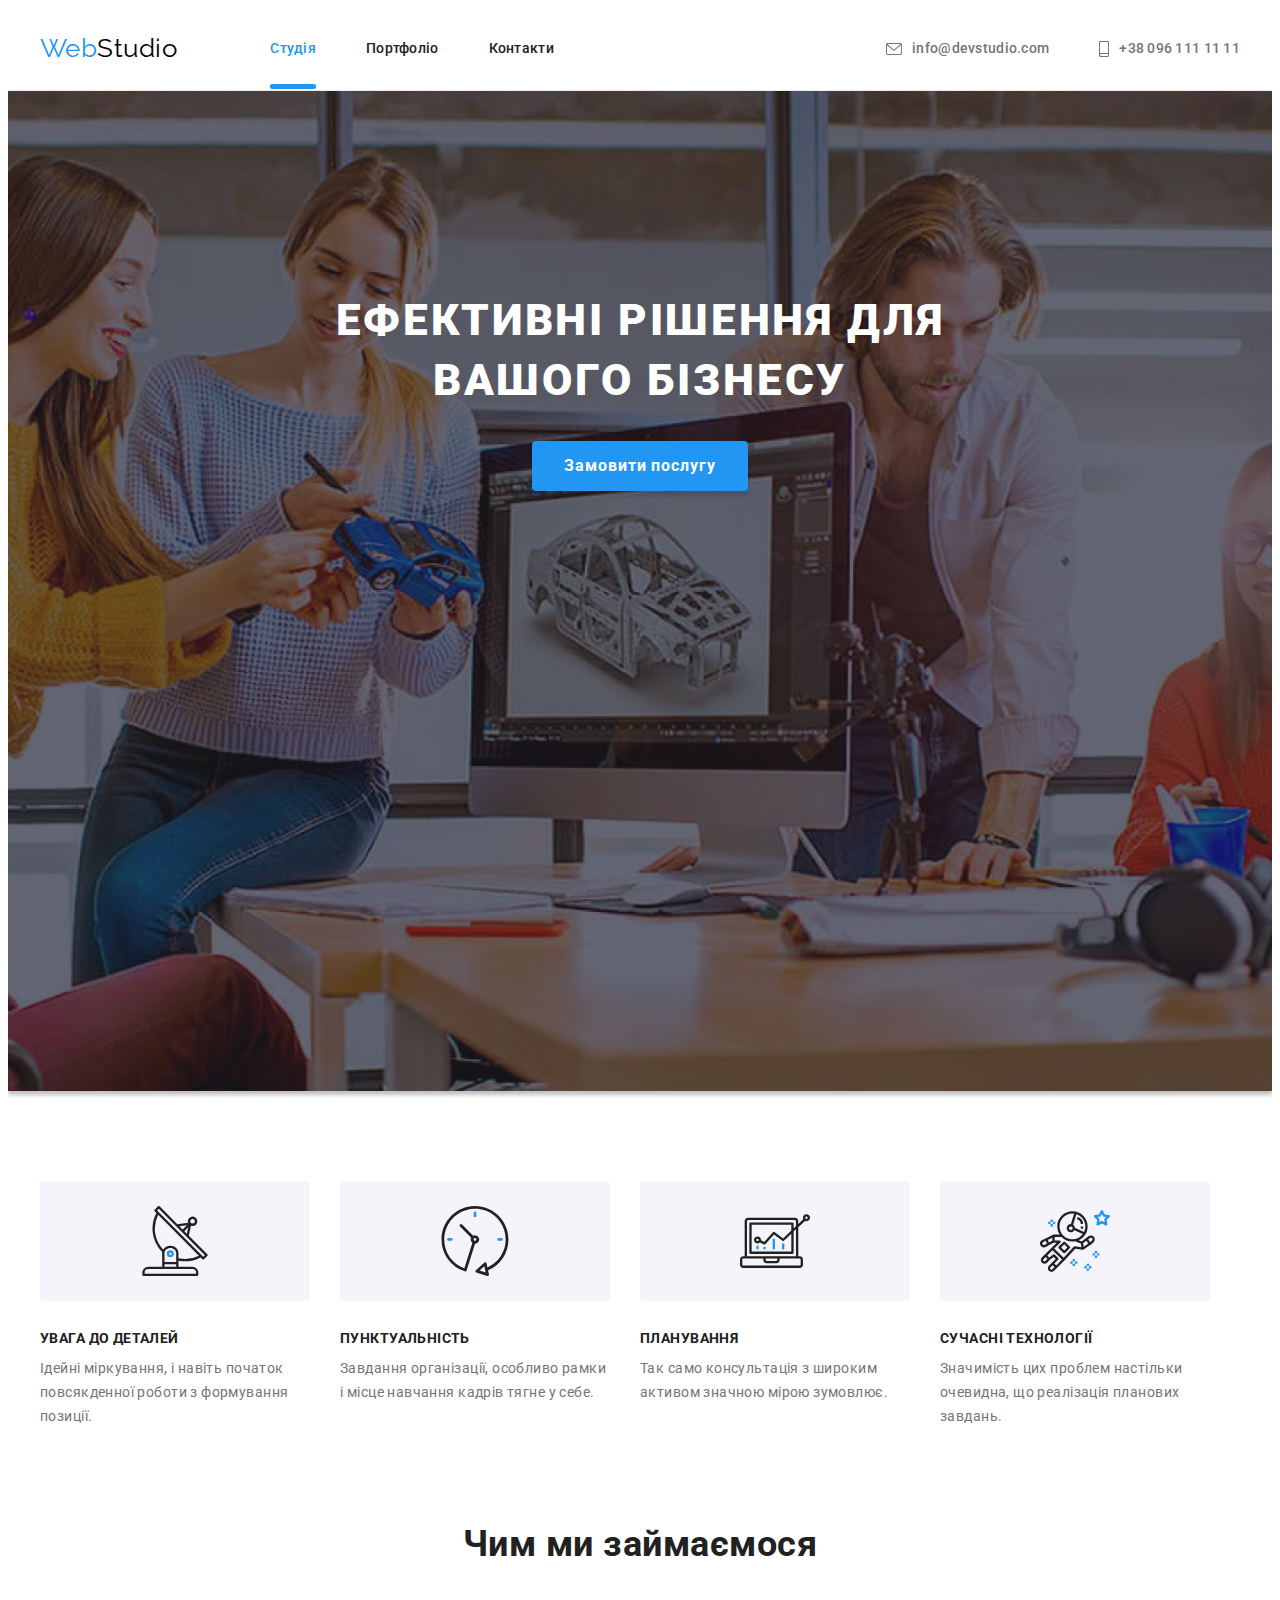
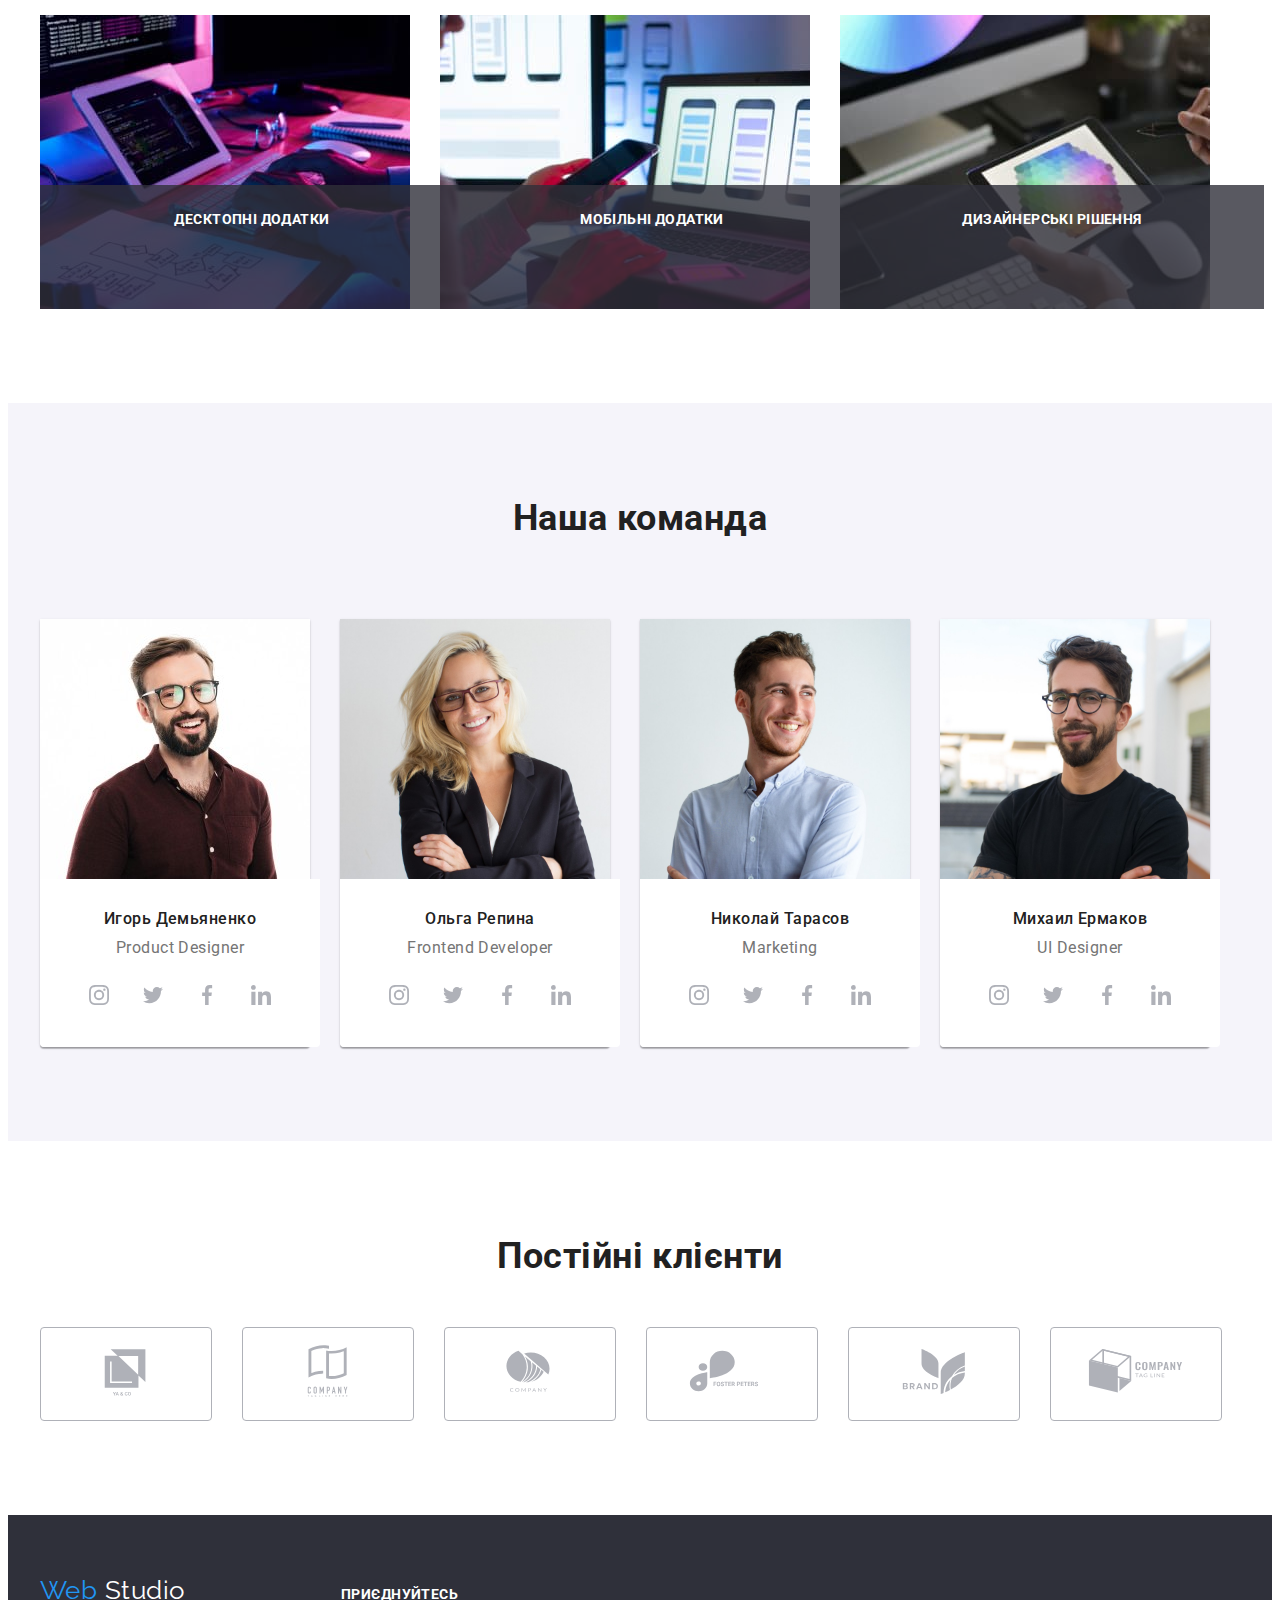
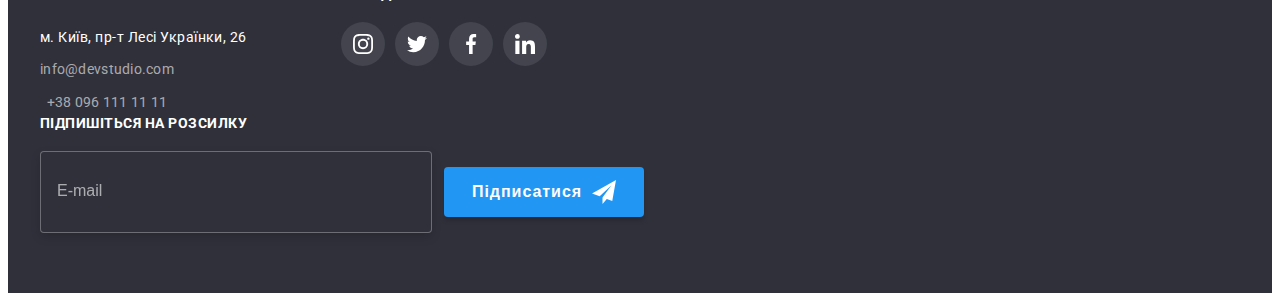
<file: index.html>
<!DOCTYPE html>
<html lang="uk">
  <head>
    <meta charset="UTF-8" />
    <meta http-equiv="X-UA-Compatible" content="IE=edge" />
    <meta name="viewport" content="width=device-width, initial-scale=1.0" />
    <!--Fonts start-->
    <link rel="preconnect" href="https://fonts.googleapis.com" />
    <link rel="preconnect" href="https://fonts.gstatic.com" crossorigin />
    <link
      href="https://fonts.googleapis.com/css2?family=Raleway:wght@700&family=Roboto:wght@400;500;700;900&display=swap"
      rel="stylesheet"
    />
    <!--Fonts end-->
    <!--Normalize start-->
    <link
      rel="stylesheet"
      href="https://cdnjs.cloudflare.com/ajax/libs/modern-normalize/1.1.0/modern-normalize.min.css"
      integrity="sha512-wpPYUAdjBVSE4KJnH1VR1HeZfpl1ub8YT/NKx4PuQ5NmX2tKuGu6U/JRp5y+Y8XG2tV+wKQpNHVUX03MfMFn9Q=="
      crossorigin="anonymous"
      referrerpolicy="no-referrer"
    />
    <!--Normalize end-->
    <!--Animate.css start-->
    <link
      rel="stylesheet"
      href="https://cdnjs.cloudflare.com/ajax/libs/animate.css/4.1.1/animate.min.css"
    />
    <!--animate.css end-->
    <link rel="stylesheet" href="./css/main.min.css" />
    <title>Document</title>
  </head>

  <body data-page>
    <div class="page">
      <!--Header section-->
      <header class="header">
        <div class="container header__container">
          <a class="logo header__logo" href="./index.html"
            >Web<span class="logo__color">Studio</span></a
          >
          <button class="menu__header--btn" type="button" data-menu-open>
            <svg class="" width="40" height="40">
              <use href="./images/icons.svg#icon-menu"></use>
            </svg>
          </button>

          <nav class="nav header__nav">
            <ul class="nav__list">
              <li class="nav__item">
                <a
                  class="nav__link nav__link--current animate__animated animate__slideInDown"
                  href="./index.html"
                  >Студія</a
                >
              </li>
              <li class="nav__item">
                <a class="nav__link" href="./portfolio.html">Портфоліо</a>
              </li>
              <li class="nav__item">
                <a class="nav__link" href="">Контакти</a>
              </li>
            </ul>
          </nav>
          <ul class="header__list">
            <li class="header__item">
              <a class="header__link" href="mailto:info@devstudio.com">
                <svg class="header__icon--mail" width="14" height="10">
                  <use href="./images/icons.svg#envelope"></use>
                </svg>
                info@devstudio.com
              </a>
            </li>
            <li class="header__item">
              <a class="header__link" href="tel:+380961111111">
                <svg class="header__icon--phone" width="10" height="14">
                  <use href="./images/icons.svg#smartphone"></use>
                </svg>
                +38 096 111 11 11
              </a>
            </li>
          </ul>
        </div>
      </header>
      <!--Main section-->
      <main>
        <!--Hero section-->
        <section class="hero hero__wrap hero__overlay">
          <div class="container">
            <h1 class="hero__title animate__animated animate__backInLeft">
              Ефективні рішення для вашого бізнесу
            </h1>
            <button
              class="hero__button animate__animated animate__backInRight"
              type="button"
              data-modal-open
            >
              Замовити послугу
            </button>
          </div>
        </section>
        <!--Offer section-->
        <section class="offer offer__section">
          <div class="container">
            <h2 class="visually__hidden">Что мы предлагаем</h2>
            <ul class="offer-list card-set">
              <li class="offer-list__item animate__animated animate__backInLeft">
                <div class="offer-list__wrapper offer__wrapper">
                  <svg class="offer-list__icon" width="70" height="70">
                    <use href="./images/icons.svg#antenna"></use>
                  </svg>
                </div>
                <h3 class="offer-list__title">УВАГА ДО ДЕТАЛЕЙ</h3>
                <p class="offer-list__text">
                  Ідейні міркування, і навіть початок повсякденної роботи з формування позиції.
                </p>
              </li>
              <li class="offer-list__item animate__animated animate__backInLeft">
                <div class="offer-list__wrapper offer__wrapper">
                  <svg class="offer-list__icon" width="70" height="70">
                    <use href="./images/icons.svg#clock"></use>
                  </svg>
                </div>
                <h3 class="offer-list__title">ПУНКТУАЛЬНІСТЬ</h3>
                <p class="offer-list__text">
                  Завдання організації, особливо рамки і місце навчання кадрів тягне у себе.
                </p>
              </li>
              <li class="offer-list__item animate__animated animate__backInLeft">
                <div class="offer-list__wrapper offer__wrapper">
                  <svg class="offer-list__icon" width="70" height="70">
                    <use href="./images/icons.svg#diagram"></use>
                  </svg>
                </div>
                <h3 class="offer-list__title">ПЛАНУВАННЯ</h3>
                <p class="offer-list__text">
                  Так само консультація з широким активом значною мірою зумовлює.
                </p>
              </li>
              <li class="offer-list__item animate__animated animate__backInLeft">
                <div class="offer-list__wrapper offer__wrapper">
                  <svg class="offer-list__icon" width="70" height="70">
                    <use href="./images/icons.svg#astronaut"></use>
                  </svg>
                </div>
                <h3 class="offer-list__title">СУЧАСНІ ТЕХНОЛОГІЇ</h3>
                <p class="offer-list__text">
                  Значимість цих проблем настільки очевидна, що реалізація планових завдань.
                </p>
              </li>
            </ul>
          </div>
        </section>
        <!--Doing section-->
        <section class="doing">
          <div class="container doing__section">
            <h2 class="section-titel doing-section__titel">Чим ми займаємося</h2>
            <ul class="doing-list card-set">
              <li class="doing-list__item animate__animated animate__backInRight">
                <div class="doing-list__tumb">
                  <img
                    src="./images/doing/box1.jpg"
                    alt="рабочее место программиста"
                    width="370"
                    height="294"
                  />
                  <p class="doing-list__text">Десктопні додатки</p>
                </div>
              </li>
              <li class="doing-list__item animate__animated animate__backInRight">
                <div class="doing-list__tumb">
                  <img
                    src="./images/doing/box2.jpg"
                    alt="работа за ноутбуком"
                    width="370"
                    height="294"
                  />
                  <p class="doing-list__text">Мобільні додатки</p>
                </div>
              </li>
              <li class="doing-list__item animate__animated animate__backInRight">
                <div class="doing-list__tumb">
                  <img
                    src="./images/doing/box3.jpg"
                    alt="графический планшет"
                    width="370"
                    height="294"
                  />
                  <p class="doing-list__text">Дизайнерські рішення</p>
                </div>
              </li>
            </ul>
          </div>
        </section>
        <!--Team section-->
        <section class="team">
          <div class="container">
            <h2 class="section-titel team__section-titel">Наша команда</h2>
            <ul class="team-list card-set">
              <li class="team-list__item">
                <img
                  class="team-list__img"
                  srcset="
                    ./images/team/img-1-270.jpg 270w,
                    ./images/team/img-1-354.jpg 354w,
                    ./images/team/img-1-450.jpg 450w,
                    ./images/team/img-1-540.jpg 540w,
                    ./images/team/img-1-708.jpg 708w,
                    ./images/team/img-1-900.jpg 900w
                  "
                  sizes="(min-width:1200px) 270px,(min-width:768px) 354px,(min-width:480px) 450px"
                  src="./images/team/img1-270.jpg"
                  alt="Игорь Демьяненко"
                  width="450"
                  height="260"
                />
                <div class="team-container">
                  <h3 class="team-container__subtitel">Игорь Демьяненко</h3>
                  <p class="team-container__text" lang="en">Product Designer</p>
                  <ul class="socials__list">
                    <li class="socials__item">
                      <a
                        class="socials__link"
                        href=""
                        target="_blank"
                        rel="noopener noreferrer"
                        aria-label="instagram"
                        ><svg class="socials__icon" width="20" height="20">
                          <use href="./images/icons.svg#instagram"></use>
                        </svg>
                      </a>
                    </li>
                    <li class="socials__item">
                      <a
                        class="socials__link"
                        href=""
                        target="_blank"
                        rel="noopener noreferrer"
                        aria-label="twitter"
                      >
                        <svg class="socials__icon" width="20" height="20">
                          <use href="./images/icons.svg#twitter"></use>
                        </svg>
                      </a>
                    </li>
                    <li class="socials__item">
                      <a
                        class="socials__link"
                        href=""
                        target="_blank"
                        rel="noopener noreferrer"
                        aria-label="facebook"
                        ><svg class="socials__icon" width="20" height="20">
                          <use href="./images/icons.svg#facebook"></use>
                        </svg>
                      </a>
                    </li>
                    <li class="socials__item">
                      <a
                        class="socials__link"
                        href=""
                        target="_blank"
                        rel="noopener noreferrer"
                        aria-label="linkedin"
                        ><svg class="socials__icon" width="20" height="20">
                          <use href="./images/icons.svg#linkedin"></use>
                        </svg>
                      </a>
                    </li>
                  </ul>
                </div>
              </li>
              <li class="team-list__item">
                <img
                  class="team-list__img"
                  srcset="
                    ./images/team/img-2-270.jpg 270w,
                    ./images/team/img-2-354.jpg 354w,
                    ./images/team/img-2-450.jpg 450w,
                    ./images/team/img-2-540.jpg 540w,
                    ./images/team/img-2-708.jpg 708w,
                    ./images/team/img-2-900.jpg 900w
                  "
                  sizes="(min-width:1200px) 270px,(min-width:768px) 354px,(min-width:480px) 450px"
                  src="./images/team/img-2-270.jpg"
                  alt="Ольга Репина"
                  width="450"
                  height="260"
                />
                <div class="team-container">
                  <h3 class="team-container__subtitel">Ольга Репина</h3>
                  <p class="team-container__text" lang="en">Frontend Developer</p>
                  <ul class="socials__list">
                    <li class="socials__item">
                      <a
                        class="socials__link"
                        href=""
                        target="_blank"
                        rel="noopener noreferrer"
                        aria-label="instagram"
                        ><svg class="socials__icon" width="20" height="20">
                          <use href="./images/icons.svg#instagram"></use>
                        </svg>
                      </a>
                    </li>
                    <li class="socials__item">
                      <a
                        class="socials__link"
                        href=""
                        target="_blank"
                        rel="noopener noreferrer"
                        aria-label="twitter"
                      >
                        <svg class="socials__icon" width="20" height="20">
                          <use href="./images/icons.svg#twitter"></use>
                        </svg>
                      </a>
                    </li>
                    <li class="socials__item">
                      <a
                        class="socials__link"
                        href=""
                        target="_blank"
                        rel="noopener noreferrer"
                        aria-label="facebook"
                        ><svg class="socials__icon" width="20" height="20">
                          <use href="./images/icons.svg#facebook"></use>
                        </svg>
                      </a>
                    </li>
                    <li class="socials__item">
                      <a
                        class="socials__link"
                        href=""
                        target="_blank"
                        rel="noopener noreferrer"
                        aria-label="linkedin"
                        ><svg class="socials__icon" width="20" height="20">
                          <use href="./images/icons.svg#linkedin"></use>
                        </svg>
                      </a>
                    </li>
                  </ul>
                </div>
              </li>
              <li class="team-list__item">
                <img
                  class="team-list__img"
                  srcset="
                    ./images/team/img-3-270.jpg 270w,
                    ./images/team/img-3-354.jpg 354w,
                    ./images/team/img-3-450.jpg 450w,
                    ./images/team/img-3-540.jpg 540w,
                    ./images/team/img-3-708.jpg 708w,
                    ./images/team/img-3-900.jpg 900w
                  "
                  sizes="(min-width:1200px) 270px,(min-width:768px) 354px,(min-width:480px) 450px"
                  src="./images/team/img-3-270.jpg"
                  alt="Николай Тарасов"
                  width="450"
                  height="260"
                />
                <div class="team-container">
                  <h3 class="team-container__subtitel">Николай Тарасов</h3>
                  <p class="team-container__text" lang="en">Marketing</p>
                  <ul class="socials__list">
                    <li class="socials__item">
                      <a
                        class="socials__link"
                        href=""
                        target="_blank"
                        rel="noopener noreferrer"
                        aria-label="instagram"
                        ><svg class="socials__icon" width="20" height="20">
                          <use href="./images/icons.svg#instagram"></use>
                        </svg>
                      </a>
                    </li>
                    <li class="socials__item">
                      <a
                        class="socials__link"
                        href=""
                        target="_blank"
                        rel="noopener noreferrer"
                        aria-label="twitter"
                      >
                        <svg class="socials__icon" width="20" height="20">
                          <use href="./images/icons.svg#twitter"></use>
                        </svg>
                      </a>
                    </li>
                    <li class="socials__item">
                      <a
                        class="socials__link"
                        href=""
                        target="_blank"
                        rel="noopener noreferrer"
                        aria-label="facebook"
                        ><svg class="socials__icon" width="20" height="20">
                          <use href="./images/icons.svg#facebook"></use>
                        </svg>
                      </a>
                    </li>
                    <li class="socials__item">
                      <a
                        class="socials__link"
                        href=""
                        target="_blank"
                        rel="noopener noreferrer"
                        aria-label="linkedin"
                        ><svg class="socials__icon" width="20" height="20">
                          <use href="./images/icons.svg#linkedin"></use>
                        </svg>
                      </a>
                    </li>
                  </ul>
                </div>
              </li>
              <li class="team-list__item">
                <img
                  class="team-list__img"
                  srcset="
                    ./images/team/img-4-270.jpg 270w,
                    ./images/team/img-4-354.jpg 354w,
                    ./images/team/img-4-450.jpg 450w,
                    ./images/team/img-4-540.jpg 540w,
                    ./images/team/img-4-708.jpg 708w,
                    ./images/team/img-4-900.jpg 900w
                  "
                  sizes="(min-width:1200px) 270px,(min-width:768px) 354px,(min-width:480px) 450px"
                  src="./images/team/img-4-270.jpg"
                  alt="Михаил Ермаков"
                  width="450"
                  height="260"
                />
                <div class="team-container">
                  <h3 class="team-container__subtitel">Михаил Ермаков</h3>
                  <p class="team-container__text" lang="en">UI Designer</p>
                  <ul class="socials__list">
                    <li class="socials__item">
                      <a
                        class="socials__link"
                        href=""
                        target="_blank"
                        rel="noopener noreferrer"
                        aria-label="instagram"
                        ><svg class="socials__icon" width="20" height="20">
                          <use href="./images/icons.svg#instagram"></use>
                        </svg>
                      </a>
                    </li>
                    <li class="socials__item">
                      <a
                        class="socials__link"
                        href=""
                        target="_blank"
                        rel="noopener noreferrer"
                        aria-label="twitter"
                      >
                        <svg class="socials__icon" width="20" height="20">
                          <use href="./images/icons.svg#twitter"></use>
                        </svg>
                      </a>
                    </li>
                    <li class="socials__item">
                      <a
                        class="socials__link"
                        href=""
                        target="_blank"
                        rel="noopener noreferrer"
                        aria-label="facebook"
                        ><svg class="socials__icon" width="20" height="20">
                          <use href="./images/icons.svg#facebook"></use>
                        </svg>
                      </a>
                    </li>
                    <li class="socials__item">
                      <a
                        class="socials__link"
                        href=""
                        target="_blank"
                        rel="noopener noreferrer"
                        aria-label="linkedin"
                        ><svg class="socials__icon" width="20" height="20">
                          <use href="./images/icons.svg#linkedin"></use>
                        </svg>
                      </a>
                    </li>
                  </ul>
                </div>
              </li>
            </ul>
          </div>
        </section>
        <!--Clients setion-->
        <section class="clients">
          <div class="container">
            <h2 class="section-titel clients__section-titel">Постійні клієнти</h2>
            <ul class="clients__list card-set">
              <li class="clients__item">
                <a
                  class="clients__link"
                  href=""
                  target="_blank"
                  rel="noopener noreferrer"
                  aria-label="логотип компании"
                >
                  <svg class="clients__icon" width="106" height="60">
                    <use href="./images/icons.svg#logo1"></use>
                  </svg>
                </a>
              </li>
              <li class="clients__item">
                <a
                  class="clients__link"
                  href=""
                  target="_blank"
                  rel="noopener noreferrer"
                  aria-label="логотип компании"
                >
                  <svg class="clients__icon" width="106" height="60">
                    <use href="./images/icons.svg#logo2"></use>
                  </svg>
                </a>
              </li>
              <li class="clients__item">
                <a
                  class="clients__link"
                  href=""
                  target="_blank"
                  rel="noopener noreferrer"
                  aria-label="логотип компании"
                >
                  <svg class="clients__icon" width="106" height="60">
                    <use href="./images/icons.svg#logo3"></use>
                  </svg>
                </a>
              </li>
              <li class="clients__item">
                <a
                  class="clients__link"
                  href=""
                  target="_blank"
                  rel="noopener noreferrer"
                  aria-label="логотип компании"
                >
                  <svg class="clients__icon" width="106" height="60">
                    <use href="./images/icons.svg#logo4"></use>
                  </svg>
                </a>
              </li>
              <li class="clients__item">
                <a
                  class="clients__link"
                  href=""
                  target="_blank"
                  rel="noopener noreferrer"
                  aria-label="логотип компании"
                >
                  <svg class="clients__icon" width="106" height="60">
                    <use href="./images/icons.svg#logo5"></use>
                  </svg>
                </a>
              </li>
              <li class="clients__item">
                <a
                  class="clients__link"
                  href=""
                  target="_blank"
                  rel="noopener noreferrer"
                  aria-label="логотип компании"
                >
                  <svg class="clients__icon" width="106" height="60">
                    <use href="./images/icons.svg#logo6"></use>
                  </svg>
                </a>
              </li>
            </ul>
          </div>
        </section>
      </main>
      <!--Footer section-->
      <footer class="footer footer__section">
        <div class="container footer__container">
          <div class="footer__column column-footer">
            <a class="footer__logo" href="./index.html"
              >Web <span class="footer__logo-color">Studio</span>
            </a>
            <address class="footer__address">м. Київ, пр-т Лесі Українки, 26</address>
            <ul class="footer__list">
              <li class="footer__item">
                <a class="footer__mailto" href="mailto:info@devstudio.com">info@devstudio.com</a>
              </li>
              <li class="footer__item">
                <a class="footer__phone" href="tel:+380961111111">+38 096 111 11 11</a>
              </li>
            </ul>
          </div>
          <div class="footer-wrapper">
            <h2 class="footer__titel">приєднуйтесь</h2>
            <ul class="footer-socials">
              <li class="footer-socials__item">
                <a
                  class="footer-socials__link"
                  href=""
                  target="_blank"
                  rel="noopener noreferrer"
                  aria-label="instagram"
                >
                  <svg class="footer-socials__icon" width="20" height="20">
                    <use href="./images/icons.svg#instagram"></use>
                  </svg>
                </a>
              </li>
              <li class="footer-socials__item">
                <a
                  class="footer-socials__link"
                  href=""
                  target="_blank"
                  rel="noopener noreferrer"
                  aria-label="twitter"
                >
                  <svg class="footer-socials__icon" width="20" height="20">
                    <use href="./images/icons.svg#twitter"></use>
                  </svg>
                </a>
              </li>
              <li class="footer-socials__item">
                <a
                  class="footer-socials__link"
                  href=""
                  target="_blank"
                  rel="noopener noreferrer"
                  aria-label="facebook"
                >
                  <svg class="footer-socials__icon" width="20" height="20">
                    <use href="./images/icons.svg#facebook"></use>
                  </svg>
                </a>
              </li>
              <li class="footer-socials__item">
                <a
                  class="footer-socials__link"
                  href=""
                  target="_blank"
                  rel="noopener noreferrer"
                  aria-label="linkedin"
                >
                  <svg class="footer-socials__icon" width="20" height="20">
                    <use href="./images/icons.svg#linkedin"></use>
                  </svg>
                </a>
              </li>
            </ul>
          </div>
          <div class="form-container-fotter">
            <h2 class="form-fotter__titel">Підпишіться на розсилку</h2>
            <form class="form-fotter">
              <label class="form-fotter__label">
                <input
                  class="form-fotter__input"
                  name="user-email"
                  type="email"
                  placeholder="E-mail"
                  required
                />
              </label>
              <button class="form-fotter-btn" type="submit">
                Підписатися<svg class="form-fotter-btn__icon" width="24" height="24">
                  <use href="./images/icons.svg#send"></use>
                </svg>
              </button>
            </form>
          </div>
        </div>
      </footer>
      <!--Modal window-->
      <div class="backdrop is-hidden" data-modal>
        <div class="modal">
          <button class="modal-btn" data-modal-close>
            <svg class="modal-btn__icon" width="18" height="18">
              <use href="./images/icons.svg#icon-close"></use>
            </svg>
          </button>
          <form class="modal-form" autocomplete="on">
            <strong class="modal-form__titel">Залиште свої дані, ми вам передзвонимо</strong>
            <div class="form-container">
              <label class="form-group">
                <span class="form-group__titel">Ім'я</span>
                <input
                  class="form-group__input"
                  type="text"
                  name="user-name"
                  required
                  minlength="3"
                />
                <svg class="form-group__icon" width="18" height="18">
                  <use href="./images/icons.svg#person"></use>
                </svg>
                <svg class="form-group__icon-right" width="18" height="18">
                  <use class="form-group__icons-smile" href="./images/icons.svg#smile"></use>
                  <use class="form-group__icons-sad" href="./images/icons.svg#sad"></use>
                </svg>
              </label>
              <label class="form-group">
                <span class="form-group__titel">Телефон</span>
                <input
                  class="form-group__input"
                  type="tel"
                  name="user-phone"
                  required
                  maxlength="12"
                />
                <svg class="form-group__icon" width="18" height="18">
                  <use href="./images/icons.svg#phone"></use>
                </svg>
                <svg class="form-group__icon-right" width="18" height="18">
                  <use class="form-group__icons-smile" href="./images/icons.svg#smile"></use>
                  <use class="form-group__icons-sad" href="./images/icons.svg#sad"></use>
                </svg>
              </label>
              <label class="form-group">
                <span class="form-group__titel">Пошта</span>
                <input class="form-group__input" type="email" name="user-email" required />
                <svg class="form-group__icon" width="18" height="18">
                  <use href="./images/icons.svg#email"></use>
                </svg>
                <svg class="form-group__icon-right" width="18" height="18">
                  <use class="form-group__icons-smile" href="./images/icons.svg#smile"></use>
                  <use class="form-group__icons-sad" href="./images/icons.svg#sad"></use>
                </svg>
              </label>
              <label class="form-group">
                <span class="form-group__titel">Коментар</span>
                <textarea
                  class="form-textaria"
                  name="user-commet"
                  rows="10"
                  placeholder="Введіть текст"
                ></textarea>
              </label>
            </div>
            <label class="form-checbox">
              <input
                class="input-checbox visually__hidden"
                type="checkbox"
                name="user-rules"
                value="rules"
              />
              <svg class="register-form__icon" width="16" height="15">
                <use class="register-form__icon-uncheck" href="./images/icons.svg#vector"></use>
                <use class="register-form__icon-check" href="./images/icons.svg#icon-check"></use>
              </svg>
              <span class="text-checbox"
                >Погоджуюся з розсилкою та приймаю
                <a class="checbox-link" href="" target="_blank">Умови договору</a></span
              >
            </label>
            <button class="madal-form-btn" type="submit">Відправити</button>
          </form>
        </div>
      </div>
      <!--Mobeil-menu-->
      <div class="menu__overlay" data-menu>
        <div class="menu_container">
          <button class="menu__btn" type="button" data-menu-close>
            <svg class="icon__close" width="40" height="40">
              <use href="./images/icons.svg#icon-close"></use>
            </svg>
          </button>
          <ul class="mobile__list">
            <li class="mobile__item">
              <a class="mobile__link mobile__link--current" href="">Студія</a>
            </li>
            <li class="mobile__item">
              <a class="mobile__link" href="./portfolio.html">Портфоліо</a>
            </li>
            <li class="mobile__item">
              <a class="mobile__link" href="">Контакти</a>
            </li>
          </ul>
          <ul class="mobile__contacts">
            <li class="contacts__item">
              <a class="contacts__phone" href="tel:+380961111111"> +38 096 111 11 11 </a>
            </li>
            <li class="contacts__item">
              <a class="contacts__mailto" href="mailto:info@devstudio.com"> info@devstudio.com </a>
            </li>
          </ul>
          <ul class="mobile__socilas">
            <li class="socilas__item">
              <a class="socilas__link" href="">Instagram</a>
            </li>
            <li class="socilas__item">
              <a class="socilas__link" href="">Twitter</a>
            </li>
            <li class="socilas__item">
              <a class="socilas__link" href="">Facebook</a>
            </li>
            <li class="socilas__item">
              <a class="socilas__link" href="">LinkedIn</a>
            </li>
          </ul>
        </div>
      </div>
    </div>
    <script src="./js/menu.js"></script>
    <script src="./js/modal.js"></script>
  </body>
</html>
</file>
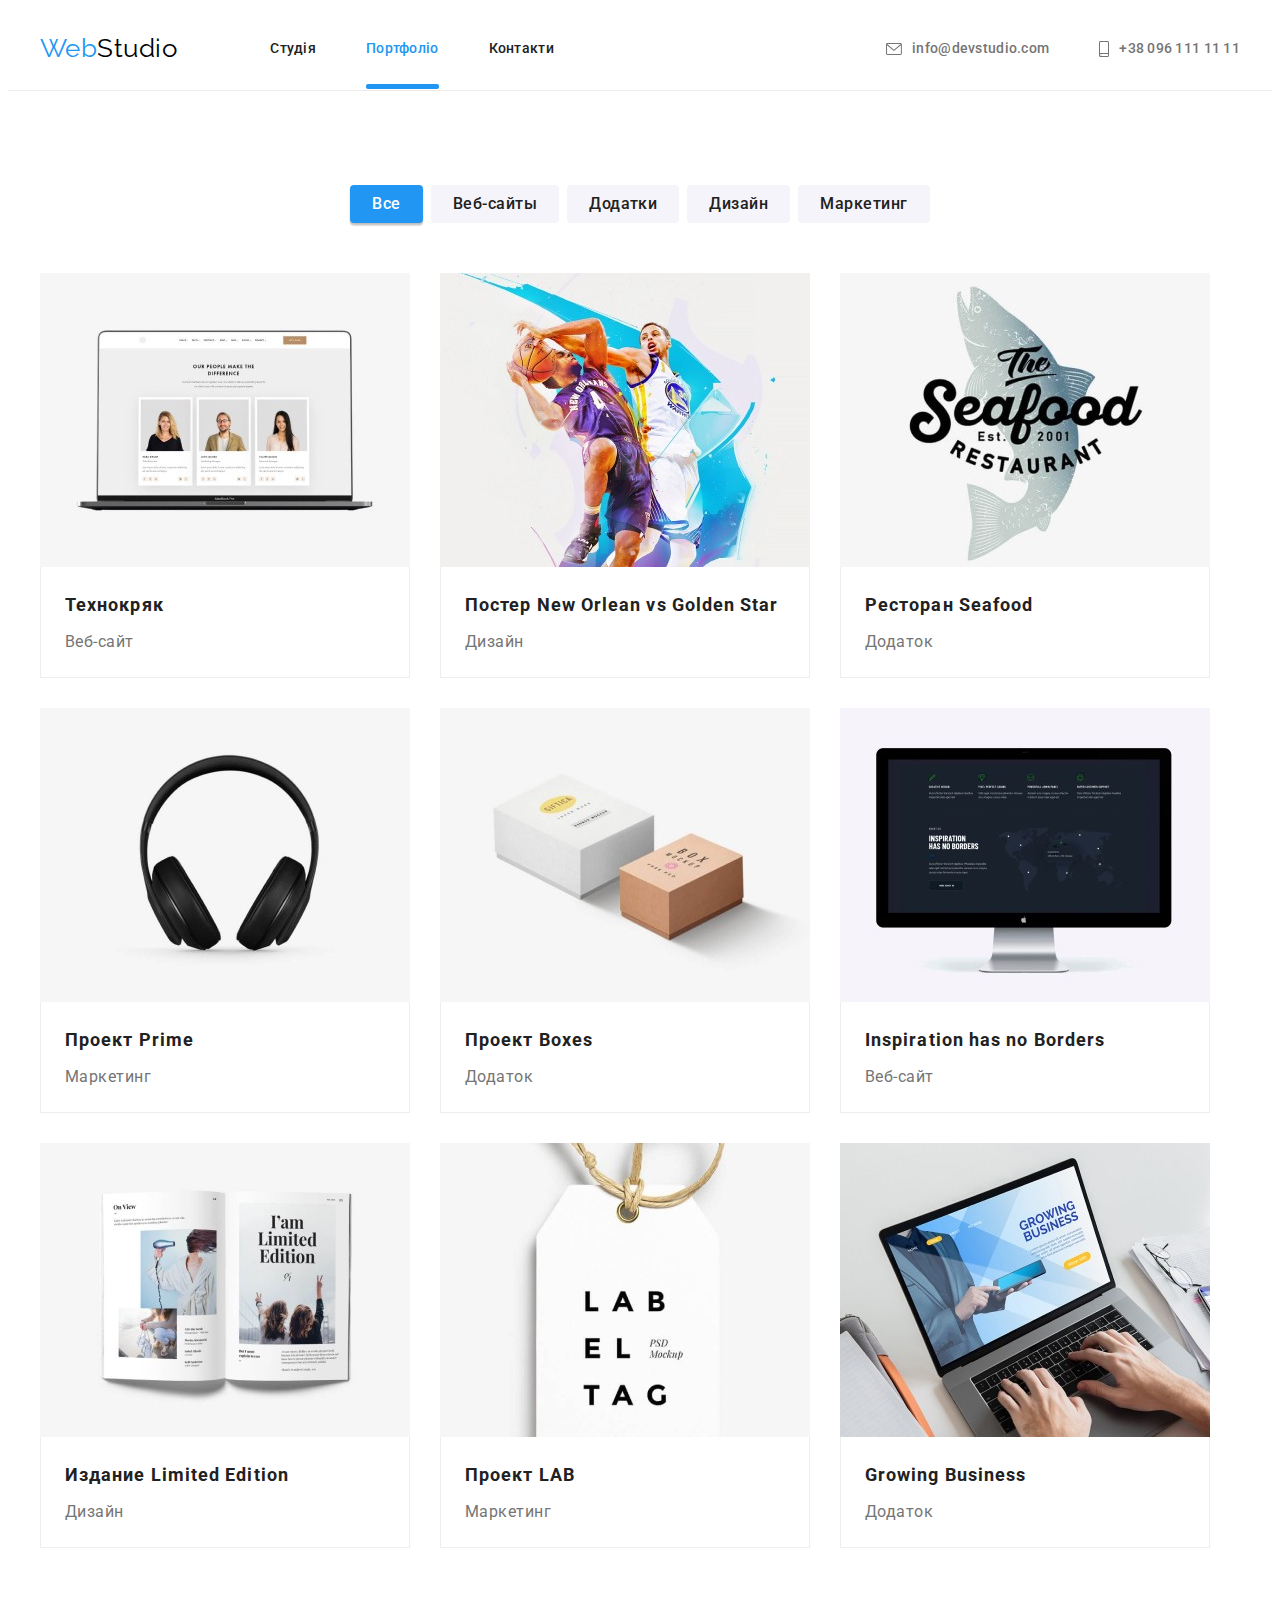
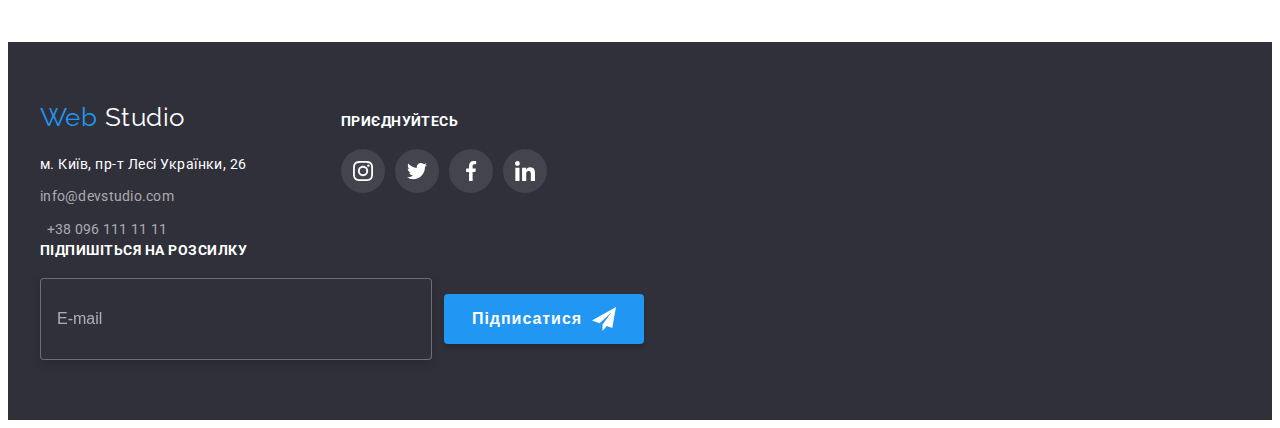
<file: portfolio.html>
<!DOCTYPE html>
<html lang="uk">
  <head>
    <meta charset="UTF-8" />
    <meta http-equiv="X-UA-Compatible" content="IE=edge" />
    <meta name="viewport" content="width=device-width, initial-scale=1.0" />
    <!--Fonts start-->
    <link rel="preconnect" href="https://fonts.googleapis.com" />
    <link rel="preconnect" href="https://fonts.gstatic.com" crossorigin />
    <link
      href="https://fonts.googleapis.com/css2?family=Raleway:wght@700&family=Roboto:wght@400;500;700;900&display=swap"
      rel="stylesheet"
    />
    <!--Fonts end-->
    <!--Normalize start-->
    <link
      rel="stylesheet"
      href="https://cdnjs.cloudflare.com/ajax/libs/modern-normalize/1.1.0/modern-normalize.min.css"
      integrity="sha512-wpPYUAdjBVSE4KJnH1VR1HeZfpl1ub8YT/NKx4PuQ5NmX2tKuGu6U/JRp5y+Y8XG2tV+wKQpNHVUX03MfMFn9Q=="
      crossorigin="anonymous"
      referrerpolicy="no-referrer"
    />
    <!--Normalize end-->
    <!--Animate.css start-->
    <link
      rel="stylesheet"
      href="https://cdnjs.cloudflare.com/ajax/libs/animate.css/4.1.1/animate.min.css"
    />
    <!--Animate.css end-->
    <link rel="stylesheet" href="./css/main.min.css" />
    <title>Document</title>
  </head>
  <body>
    <div class="page">
      <!--Header section-->
      <header class="header">
        <div class="container header__container">
          <a class="logo header__logo" href="./index.html"
            >Web<span class="logo__color">Studio</span></a
          >
          <button class="menu__header--btn" type="button" data-menu-open>
            <svg class="" width="40" height="40">
              <use href="./images/icons.svg#icon-menu"></use>
            </svg>
          </button>
          <nav class="nav header__nav">
            <ul class="nav__list">
              <li class="nav__item">
                <a class="nav__link" href="./index.html">Студія</a>
              </li>
              <li class="nav__item">
                <a
                  class="nav__link nav__link--current animate__animated animate__slideInDown"
                  href="./portfolio.html"
                  >Портфоліо</a
                >
              </li>
              <li class="nav__item">
                <a class="nav__link" href="">Контакти</a>
              </li>
            </ul>
          </nav>
          <ul class="header__list">
            <li class="header__item">
              <a class="header__link" href="mailto:info@devstudio.com">
                <svg class="header__icon--mail" width="14" height="10">
                  <use href="./images/icons.svg#envelope"></use>
                </svg>
                info@devstudio.com
              </a>
            </li>
            <li class="header__item">
              <a class="header__link" href="tel:+380961111111">
                <svg class="header__icon--phone" width="10" height="14">
                  <use href="./images/icons.svg#smartphone"></use>
                </svg>
                +38 096 111 11 11
              </a>
            </li>
          </ul>
        </div>
      </header>
      <!--Main section-->
      <main>
        <!--Portfolio section-->
        <section class="portfolio">
          <div class="container">
            <h1 class="visually__hidden">Кнопки</h1>
            <ul class="portfolio-btn__list portfolio-button">
              <li class="portfolio-btn__item">
                <button
                  class="portfolio__btn portfolio__btn--current animate__animated animate__backInLeft"
                  type="button"
                >
                  Все
                </button>
              </li>
              <li class="portfolio-btn__item">
                <button class="portfolio__btn animate__animated animate__backInLeft" type="button">
                  Веб-сайты
                </button>
              </li>
              <li class="portfolio-btn__item">
                <button class="portfolio__btn animate__animated animate__backInLeft" type="button">
                  Додатки
                </button>
              </li>
              <li class="portfolio-btn__item">
                <button class="portfolio__btn animate__animated animate__backInLeft" type="button">
                  Дизайн
                </button>
              </li>
              <li class="portfolio-btn__item">
                <button class="portfolio__btn animate__animated animate__backInLeft" type="button">
                  Маркетинг
                </button>
              </li>
            </ul>
            <h2 class="visually__hidden">Портфолио</h2>
            <ul class="portfolio__list card-set">
              <li class="portfolio__item animate__animated animate__backInRight">
                <div class="portfolio-product__thumb">
                  <img
                    class="portfolio-product__img"
                    srcset="
                      ./images/portfolio/img-1-354.jpg 354w,
                      ./images/portfolio/img-1-370.jpg 370w,
                      ./images/portfolio/img-1-450.jpg 450w,
                      ./images/portfolio/img-1-708.jpg 708w,
                      ./images/portfolio/img-1-740.jpg 740w,
                      ./images/portfolio/img-1-900.jpg 900w
                    "
                    sizes="(min-width:1200px) 370px,(min-width:768px) 354px,(min-width:480px) 450px"
                    src="./images/portfolio/img-1-370.jpg"
                    alt="Ноутбук"
                    width="450"
                    height="294"
                  />
                  <p class="portfolio-product__text">
                    Ресурс пропонує комплексні пропозиції з різним рівнем функціоналу та сервісів.
                    Все це дозволить відвідувачу отримати вичерпні відомості про компанію чи
                    приватну особу.
                  </p>
                </div>
                <div class="portfolio-wrapper wrapper_tablet">
                  <h3 class="portfolio-wrapper__titel">Технокряк</h3>
                  <p class="portfolio-wrapper__text">Веб-сайт</p>
                </div>
              </li>
              <li class="portfolio__item animate__animated animate__backInRight">
                <div class="portfolio-product__thumb">
                  <img
                    class="portfolio-product__img"
                    srcset="
                      ./images/portfolio/img-2-354.jpg 354w,
                      ./images/portfolio/img-2-370.jpg 370w,
                      ./images/portfolio/img-2-450.jpg 450w,
                      ./images/portfolio/img-2-708.jpg 708w,
                      ./images/portfolio/img-2-740.jpg 740w,
                      ./images/portfolio/img-2-900.jpg 900w
                    "
                    sizes="(min-width:1200px) 370px,(min-width:768px) 354px,(min-width:480px) 450px"
                    src="./images/portfolio/img-2-370.jpg"
                    alt="Баскетбол"
                    width="450"
                    height="294"
                  />
                  <p class="portfolio-product__text">
                    Ресурс пропонує комплексні пропозиції з різним рівнем функціоналу та сервісів.
                    Все це дозволить відвідувачу отримати вичерпні відомості про компанію чи
                    приватну особу.
                  </p>
                </div>
                <div class="portfolio-wrapper">
                  <h3 class="portfolio-wrapper__titel">Постер New Orlean vs Golden Star</h3>
                  <p class="portfolio-wrapper__text">Дизайн</p>
                </div>
              </li>
              <li class="portfolio__item animate__animated animate__backInRight">
                <div class="portfolio-product__thumb">
                  <img
                    class="portfolio-product__img"
                    srcset="
                      ./images/portfolio/img-3-354.jpg 354w,
                      ./images/portfolio/img-3-370.jpg 370w,
                      ./images/portfolio/img-3-450.jpg 450w,
                      ./images/portfolio/img-3-708.jpg 708w,
                      ./images/portfolio/img-3-740.jpg 740w,
                      ./images/portfolio/img-3-900.jpg 900w
                    "
                    sizes="(min-width:1200px) 370px,(min-width:768px) 354px,(min-width:480px) 450px"
                    src="./images/portfolio/img-3-370.jpg"
                    alt="Рыба"
                    width="450"
                    height="294"
                  />
                  <p class="portfolio-product__text">
                    Ресурс предлагает комплексные предложения с разным уровнем функционала и
                    сервисов. Все это позволит посетителю получить исчерпывающие сведения о компании
                    или частном лице.
                  </p>
                </div>
                <div class="portfolio-wrapper">
                  <h3 class="portfolio-wrapper__titel">Ресторан Seafood</h3>
                  <p class="portfolio-wrapper__text">Додаток</p>
                </div>
              </li>
              <li class="portfolio__item animate__animated animate__backInLeft">
                <div class="portfolio-product__thumb">
                  <img
                    class="portfolio-product__img"
                    srcset="
                      ./images/portfolio/img-4-354.jpg 354w,
                      ./images/portfolio/img-4-370.jpg 370w,
                      ./images/portfolio/img-4-450.jpg 450w,
                      ./images/portfolio/img-4-708.jpg 708w,
                      ./images/portfolio/img-4-740.jpg 740w,
                      ./images/portfolio/img-4-900.jpg 900w
                    "
                    sizes="(min-width:1200px) 370px,(min-width:768px) 354px,(min-width:480px) 450px"
                    src="./images/portfolio/img-4-370.jpg"
                    alt="Наушники"
                    width="450"
                    height="294"
                  />
                  <p class="portfolio-product__text">
                    Ресурс пропонує комплексні пропозиції з різним рівнем функціоналу та сервісів.
                    Все це дозволить відвідувачу отримати вичерпні відомості про компанію чи
                    приватну особу.
                  </p>
                </div>
                <div class="portfolio-wrapper">
                  <h3 class="portfolio-wrapper__titel">Проект Prime</h3>
                  <p class="portfolio-wrapper__text">Маркетинг</p>
                </div>
              </li>
              <li class="portfolio__item animate__animated animate__backInLeft">
                <div class="portfolio-product__thumb">
                  <img
                    class="portfolio-product__img"
                    srcset="
                      ./images/portfolio/img-5-354.jpg 354w,
                      ./images/portfolio/img-5-370.jpg 370w,
                      ./images/portfolio/img-5-450.jpg 450w,
                      ./images/portfolio/img-5-708.jpg 708w,
                      ./images/portfolio/img-5-740.jpg 740w,
                      ./images/portfolio/img-5-900.jpg 900w
                    "
                    sizes="(min-width:1200px) 370px,(min-width:768px) 354px,(min-width:480px) 450px"
                    src="./images/portfolio/img-5-370.jpg"
                    alt="Две коробки"
                    width="450"
                    height="294"
                  />
                  <p class="portfolio-product__text">
                    Ресурс пропонує комплексні пропозиції з різним рівнем функціоналу та сервісів.
                    Все це дозволить відвідувачу отримати вичерпні відомості про компанію чи
                    приватну особу.
                  </p>
                </div>
                <div class="portfolio-wrapper">
                  <h3 class="portfolio-wrapper__titel">Проект Boxes</h3>
                  <p class="portfolio-wrapper__text">Додаток</p>
                </div>
              </li>
              <li class="portfolio__item animate__animated animate__backInLeft">
                <div class="portfolio-product__thumb">
                  <img
                    class="portfolio-product__img"
                    srcset="
                      ./images/portfolio/img-6-354.jpg 354w,
                      ./images/portfolio/img-6-370.jpg 370w,
                      ./images/portfolio/img-6-450.jpg 450w,
                      ./images/portfolio/img-6-708.jpg 708w,
                      ./images/portfolio/img-6-740.jpg 740w,
                      ./images/portfolio/img-6-900.jpg 900w
                    "
                    sizes="(min-width:1200px) 370px,(min-width:768px) 354px,(min-width:480px) 450px"
                    src="./images/portfolio/img-6-370.jpg"
                    alt="Монитор"
                    width="450"
                    height="294"
                  />
                  <p class="portfolio-product__text">
                    Ресурс пропонує комплексні пропозиції з різним рівнем функціоналу та сервісів.
                    Все це дозволить відвідувачу отримати вичерпні відомості про компанію чи
                    приватну особу.
                  </p>
                </div>
                <div class="portfolio-wrapper">
                  <h3 class="portfolio-wrapper__titel">Inspiration has no Borders</h3>
                  <p class="portfolio-wrapper__text">Веб-сайт</p>
                </div>
              </li>
              <li class="portfolio__item animate__animated animate__backInRight">
                <div class="portfolio-product__thumb">
                  <img
                    class="portfolio-product__img"
                    srcset="
                      ./images/portfolio/img-7-354.jpg 354w,
                      ./images/portfolio/img-7-370.jpg 370w,
                      ./images/portfolio/img-7-450.jpg 450w,
                      ./images/portfolio/img-7-708.jpg 708w,
                      ./images/portfolio/img-7-740.jpg 740w,
                      ./images/portfolio/img-7-900.jpg 900w
                    "
                    sizes="(min-width:1200px) 370px,(min-width:768px) 354px,(min-width:480px) 450px"
                    src="./images/portfolio/img-7-370.jpg"
                    alt="Книга"
                    width="450"
                    height="294"
                  />
                  <p class="portfolio-product__text">
                    Ресурс пропонує комплексні пропозиції з різним рівнем функціоналу та сервісів.
                    Все це дозволить відвідувачу отримати вичерпні відомості про компанію чи
                    приватну особу.
                  </p>
                </div>
                <div class="portfolio-wrapper">
                  <h3 class="portfolio-wrapper__titel">Издание Limited Edition</h3>
                  <p class="portfolio-wrapper__text">Дизайн</p>
                </div>
              </li>
              <li class="portfolio__item animate__animated animate__backInRight">
                <div class="portfolio-product__thumb">
                  <img
                    class="portfolio-product__img"
                    srcset="
                      ./images/portfolio/img-8-354.jpg 354w,
                      ./images/portfolio/img-8-370.jpg 370w,
                      ./images/portfolio/img-8-450.jpg 450w,
                      ./images/portfolio/img-8-708.jpg 708w,
                      ./images/portfolio/img-8-740.jpg 740w,
                      ./images/portfolio/img-8-900.jpg 900w
                    "
                    sizes="(min-width:1200px) 370px,(min-width:768px) 354px,(min-width:480px) 450px"
                    src="./images/portfolio/img-8-370.jpg"
                    alt="Ярлык"
                    width="450"
                    height="294"
                  />
                  <p class="portfolio-product__text">
                    Ресурс пропонує комплексні пропозиції з різним рівнем функціоналу та сервісів.
                    Все це дозволить відвідувачу отримати вичерпні відомості про компанію чи
                    приватну особу.
                  </p>
                </div>
                <div class="portfolio-wrapper">
                  <h3 class="portfolio-wrapper__titel">Проект LAB</h3>
                  <p class="portfolio-wrapper__text">Маркетинг</p>
                </div>
              </li>
              <li class="portfolio__item animate__animated animate__backInRight">
                <div class="portfolio-product__thumb">
                  <img
                    class="portfolio-product__img"
                    srcset="
                      ./images/portfolio/img-9-354.jpg 354w,
                      ./images/portfolio/img-9-370.jpg 370w,
                      ./images/portfolio/img-9-450.jpg 450w,
                      ./images/portfolio/img-9-708.jpg 708w,
                      ./images/portfolio/img-9-740.jpg 740w,
                      ./images/portfolio/img-9-900.jpg 900w
                    "
                    sizes="(min-width:1200px) 370px,(min-width:768px) 354px,(min-width:480px) 450px"
                    src="./images/portfolio/img-9-370.jpg"
                    alt="Работа за ноутбуком"
                    width="450"
                    height="294"
                  />
                  <p class="portfolio-product__text">
                    Ресурс пропонує комплексні пропозиції з різним рівнем функціоналу та сервісів.
                    Все це дозволить відвідувачу отримати вичерпні відомості про компанію чи
                    приватну особу.
                  </p>
                </div>
                <div class="portfolio-wrapper">
                  <h3 class="portfolio-wrapper__titel">Growing Business</h3>
                  <p class="portfolio-wrapper__text">Додаток</p>
                </div>
              </li>
            </ul>
          </div>
        </section>
      </main>
      <!--Footer section-->
      <footer class="footer footer__section">
        <div class="container footer__container">
          <div class="footer__column column-footer">
            <a class="footer__logo" href="./index.html"
              >Web <span class="footer__logo-color">Studio</span>
            </a>
            <address class="footer__address">м. Київ, пр-т Лесі Українки, 26</address>
            <ul class="footer__list">
              <li class="footer__item">
                <a class="footer__mailto" href="mailto:info@devstudio.com">info@devstudio.com</a>
              </li>
              <li class="footer__item">
                <a class="footer__phone" href="tel:+380961111111">+38 096 111 11 11</a>
              </li>
            </ul>
          </div>
          <div class="footer-wrapper">
            <h2 class="footer__titel">приєднуйтесь</h2>
            <ul class="footer-socials">
              <li class="footer-socials__item">
                <a
                  class="footer-socials__link"
                  href=""
                  target="_blank"
                  rel="noopener noreferrer"
                  aria-label="instagram"
                >
                  <svg class="footer-socials__icon" width="20" height="20">
                    <use href="./images/icons.svg#instagram"></use>
                  </svg>
                </a>
              </li>
              <li class="footer-socials__item">
                <a
                  class="footer-socials__link"
                  href=""
                  target="_blank"
                  rel="noopener noreferrer"
                  aria-label="twitter"
                >
                  <svg class="footer-socials__icon" width="20" height="20">
                    <use href="./images/icons.svg#twitter"></use>
                  </svg>
                </a>
              </li>
              <li class="footer-socials__item">
                <a
                  class="footer-socials__link"
                  href=""
                  target="_blank"
                  rel="noopener noreferrer"
                  aria-label="facebook"
                >
                  <svg class="footer-socials__icon" width="20" height="20">
                    <use href="./images/icons.svg#facebook"></use>
                  </svg>
                </a>
              </li>
              <li class="footer-socials__item">
                <a
                  class="footer-socials__link"
                  href=""
                  target="_blank"
                  rel="noopener noreferrer"
                  aria-label="linkedin"
                >
                  <svg class="footer-socials__icon" width="20" height="20">
                    <use href="./images/icons.svg#linkedin"></use>
                  </svg>
                </a>
              </li>
            </ul>
          </div>
          <div class="form-container-fotter">
            <h2 class="form-fotter__titel">Підпишіться на розсилку</h2>
            <form class="form-fotter">
              <label class="form-fotter__label">
                <input
                  class="form-fotter__input"
                  name="user-email"
                  type="email"
                  placeholder="E-mail"
                  required
                />
              </label>
              <button class="form-fotter-btn" type="submit">
                Підписатися<svg class="form-fotter-btn__icon" width="24" height="24">
                  <use href="./images/icons.svg#send"></use>
                </svg>
              </button>
            </form>
          </div>
        </div>
      </footer>
      <!--Mobeil-menu-->
      <div class="menu__overlay" data-menu>
        <div class="menu_container">
          <button class="menu__btn" type="button" data-menu-close>
            <svg class="icon__close" width="40" height="40">
              <use href="./images/icons.svg#icon-close"></use>
            </svg>
          </button>
          <ul class="mobile__list">
            <li class="mobile__item">
              <a class="mobile__link" href="./index.html">Студія</a>
            </li>
            <li class="mobile__item">
              <a class="mobile__link mobile__link--current" href="./portfolio.html">Портфоліо</a>
            </li>
            <li class="mobile__item">
              <a class="mobile__link" href="">Контакти</a>
            </li>
          </ul>
          <ul class="mobile__contacts">
            <li class="contacts__item">
              <a class="contacts__phone" href="tel:+380961111111"> +38 096 111 11 11 </a>
            </li>
            <li class="contacts__item">
              <a class="contacts__mailto" href="mailto:info@devstudio.com"> info@devstudio.com </a>
            </li>
          </ul>
          <ul class="mobile__socilas">
            <li class="socilas__item">
              <a class="socilas__link" href="">Instagram</a>
            </li>
            <li class="socilas__item">
              <a class="socilas__link" href="">Twitter</a>
            </li>
            <li class="socilas__item">
              <a class="socilas__link" href="">Facebook</a>
            </li>
            <li class="socilas__item">
              <a class="socilas__link" href="">LinkedIn</a>
            </li>
          </ul>
        </div>
      </div>
    </div>
    <script src="./js/menu.js"></script>
  </body>
</html>
</file>
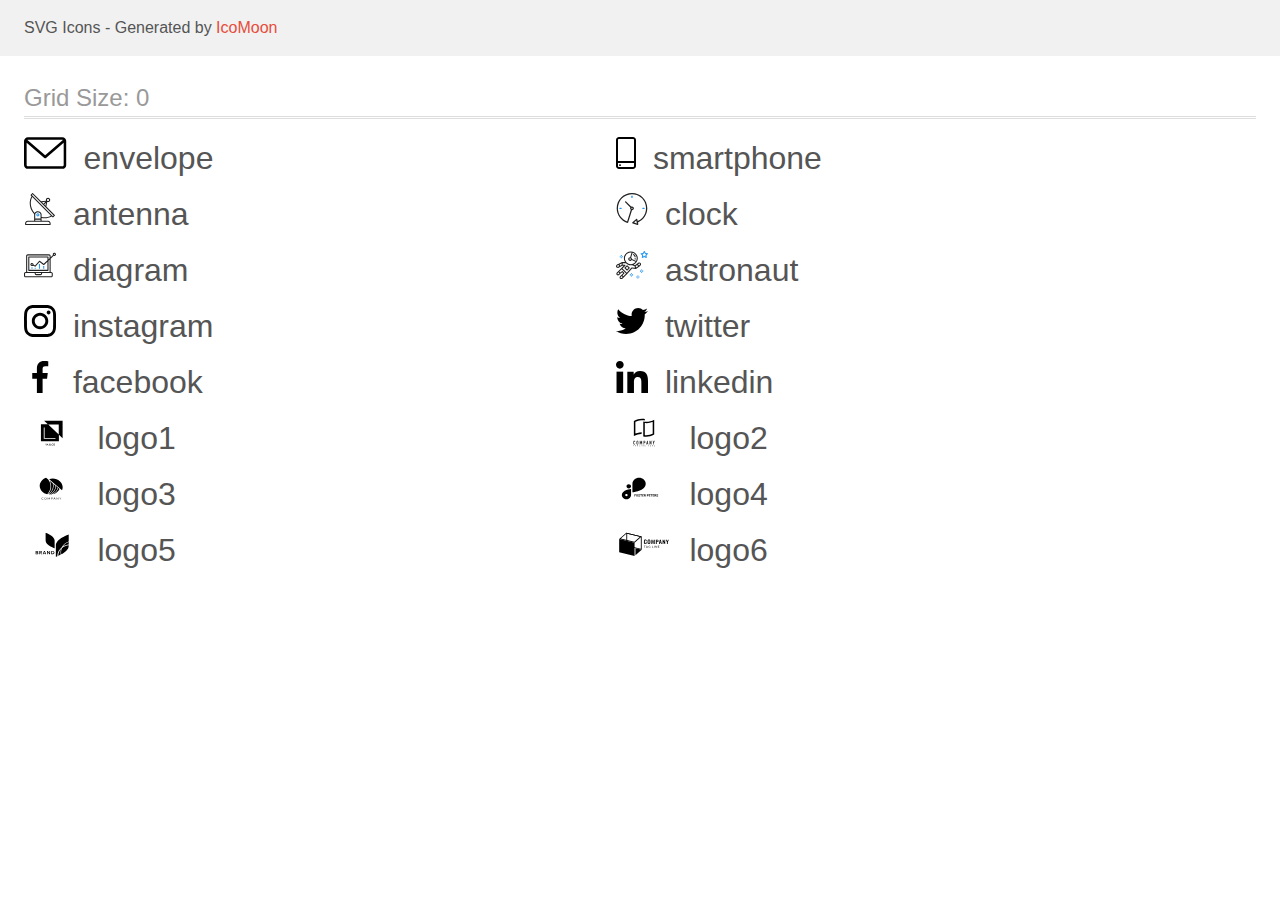
<file: images/icons/icomoon/demo.html>
<!doctype html>
<html>
<head>
    <title>IcoMoon - SVG Icons</title>
    <meta charset="utf-8">
    <meta name="viewport" content="width=device-width, initial-scale=1">
    <link rel="stylesheet" href="demo-files/demo.css">
    <link rel="stylesheet" href="style.css">
</head>
<body>
<svg aria-hidden="true" style="position: absolute; width: 0; height: 0; overflow: hidden;" version="1.1" xmlns="http://www.w3.org/2000/svg" xmlns:xlink="http://www.w3.org/1999/xlink">
<defs>
<symbol id="envelope" viewBox="0 0 43 32">
<path d="M38.667 0h-34.667c-2.206 0-4 1.794-4 4v24c0 2.206 1.794 4 4 4h34.667c2.206 0 4-1.794 4-4v-24c0-2.206-1.794-4-4-4zM38.667 2.667c0.181 0 0.353 0.038 0.511 0.103l-17.844 15.466-17.844-15.466c0.158-0.066 0.33-0.103 0.511-0.103h34.667zM38.667 29.333h-34.667c-0.736 0-1.333-0.598-1.333-1.333v-22.413l17.793 15.421c0.251 0.217 0.563 0.326 0.874 0.326s0.622-0.108 0.874-0.326l17.793-15.421v22.413c0 0.736-0.598 1.333-1.333 1.333z"></path>
</symbol>
<symbol id="smartphone" viewBox="0 0 20 32">
<path d="M17 0h-14c-1.654 0-3 1.346-3 3v26c0 1.654 1.346 3 3 3h14c1.654 0 3-1.346 3-3v-26c0-1.654-1.346-3-3-3zM3 2h14c0.552 0 1 0.448 1 1v21h-16v-21c0-0.552 0.448-1 1-1zM17 30h-14c-0.552 0-1-0.448-1-1v-3h16v3c0 0.552-0.448 1-1 1z"></path>
<path d="M4.707 27.478c0.391 0.365 0.391 0.956 0 1.321s-1.024 0.365-1.414 0c-0.391-0.365-0.391-0.956 0-1.321s1.024-0.365 1.414 0z"></path>
</symbol>
<symbol id="antenna" viewBox="0 0 32 32">
<path fill="#212121" style="fill: var(--color1, #212121)" d="M30.773 22.098l-8.443-8.505 0.937-4.615c0.242 0.094 0.499 0.144 0.758 0.146h0.006c1.192 0.014 2.17-0.941 2.184-2.133s-0.941-2.17-2.133-2.184c-1.192-0.014-2.17 0.941-2.184 2.133-0.003 0.255 0.039 0.509 0.125 0.749l-4.96 0.605-8.091-8.133c-0.099-0.101-0.235-0.159-0.377-0.16-0.14 0.001-0.274 0.056-0.373 0.155l-1.513 1.504c-0.208 0.208-0.208 0.546 0 0.754l0.814 0.826c-3.153 5.798-2.129 12.978 2.519 17.663 0.043 0.041 0.092 0.074 0.146 0.098-0.034 0.18-0.051 0.364-0.052 0.547v6.187h-6.4c-1.472 0.002-2.665 1.195-2.667 2.667v1.067c0 0.295 0.239 0.533 0.533 0.533h24.533c0.295 0 0.533-0.239 0.533-0.533v-1.067c-0.002-1.472-1.195-2.665-2.667-2.667h-6.4v-2.742c1.003 0.21 2.024 0.317 3.049 0.32 2.458-0.003 4.877-0.615 7.040-1.783l0.818 0.823c0.099 0.101 0.235 0.159 0.377 0.16 0.14-0.001 0.274-0.056 0.373-0.155l1.513-1.504c0.208-0.208 0.208-0.546 0-0.754zM23.28 6.233c0.418-0.415 1.093-0.414 1.508 0.004s0.414 1.093-0.004 1.508c-0.2 0.199-0.47 0.31-0.752 0.31h-0.003c-0.589-0.003-1.064-0.483-1.061-1.072 0.002-0.282 0.115-0.552 0.314-0.751h-0.002zM22.024 9.738l-0.598 2.946-1.175-1.182 1.774-1.763zM21.419 8.836l-1.92 1.909-1.485-1.493 3.405-0.415zM24.004 28.8c0.884 0 1.6 0.716 1.6 1.6v0.533h-23.467v-0.533c0-0.884 0.716-1.6 1.6-1.6h20.267zM16.537 26.667v1.067h-5.333v-1.067h5.333zM11.204 25.6v-4.053c0-1.294 1.196-2.347 2.667-2.347s2.667 1.053 2.667 2.347v4.053h-5.333zM17.604 23.904v-2.357c0-1.882-1.675-3.413-3.733-3.413-1.331-0.020-2.576 0.657-3.281 1.786-4.058-4.274-4.971-10.645-2.279-15.887l18.602 18.708c-2.872 1.461-6.165 1.873-9.309 1.163zM28.893 23.22l-21.057-21.181 0.755-0.752 7.935 7.98c0.004 0 0.006 0.007 0.010 0.010l13.115 13.191-0.757 0.752z"></path>
<path fill="#2196f3" style="fill: var(--color2, #2196f3)" d="M13.876 20.267h-0.005c-0.884-0.001-1.601 0.714-1.602 1.598s0.714 1.601 1.598 1.602h0.005c0.884 0.001 1.601-0.714 1.602-1.598s-0.714-1.601-1.598-1.602zM14.249 22.245c-0.1 0.1-0.236 0.156-0.378 0.155-0.295-0.002-0.532-0.242-0.531-0.536 0.001-0.141 0.057-0.276 0.157-0.375s0.233-0.154 0.373-0.155c0.295 0.002 0.532 0.241 0.53 0.536-0.001 0.141-0.057 0.276-0.157 0.375h0.005z"></path>
</symbol>
<symbol id="clock" viewBox="0 0 32 32">
<path fill="#212121" style="fill: var(--color1, #212121)" d="M31.297 15.301c-0.002-8.452-6.855-15.303-15.308-15.301s-15.303 6.855-15.301 15.308c0.001 6.658 4.307 12.551 10.649 14.576 0.061 0.019 0.124 0.029 0.187 0.029 0.121-0 0.239-0.032 0.342-0.094 0.135-0.080 0.236-0.207 0.283-0.356l3.865-12.25c1.057-0.005 1.909-0.866 1.903-1.923s-0.866-1.909-1.923-1.903c-0.284 0.001-0.565 0.067-0.82 0.191l-5.106-5.107c-0.253-0.245-0.657-0.238-0.902 0.016-0.239 0.247-0.239 0.639 0 0.886l5.103 5.109c-0.392 0.799-0.168 1.764 0.536 2.309l-3.683 11.673c-7.278-2.681-11.004-10.754-8.323-18.032s10.754-11.004 18.032-8.323 11.004 10.754 8.323 18.032c-1.31 3.556-4.001 6.431-7.462 7.973l-0.398-1.874c-0.073-0.344-0.411-0.565-0.756-0.492-0.109 0.023-0.209 0.074-0.292 0.148l-3.837 3.426c-0.263 0.234-0.287 0.637-0.052 0.9 0.076 0.085 0.174 0.149 0.283 0.184l4.899 1.563c0.335 0.108 0.694-0.077 0.802-0.412 0.034-0.106 0.040-0.219 0.017-0.328l-0.391-1.839c5.664-2.388 9.342-7.942 9.329-14.089zM15.992 14.664c0.352 0 0.638 0.286 0.638 0.638s-0.286 0.638-0.638 0.638c-0.352 0-0.638-0.285-0.638-0.638s0.285-0.638 0.638-0.638zM18.093 29.528l2.184-1.948 0.603 2.84-2.787-0.892z"></path>
<path fill="#2196f3" style="fill: var(--color2, #2196f3)" d="M15.354 3.185v1.275c0 0.352 0.285 0.638 0.638 0.638s0.638-0.285 0.638-0.638v-1.275c0-0.352-0.286-0.638-0.638-0.638s-0.638 0.286-0.638 0.638z"></path>
<path fill="#2196f3" style="fill: var(--color2, #2196f3)" d="M3.876 14.664c-0.352 0-0.638 0.286-0.638 0.638s0.285 0.638 0.638 0.638h1.275c0.352 0 0.638-0.285 0.638-0.638s-0.285-0.638-0.638-0.638h-1.275z"></path>
<path fill="#2196f3" style="fill: var(--color2, #2196f3)" d="M28.108 15.939c0.352 0 0.638-0.285 0.638-0.638s-0.285-0.638-0.638-0.638h-1.275c-0.352 0-0.638 0.286-0.638 0.638s0.286 0.638 0.638 0.638h1.275z"></path>
</symbol>
<symbol id="diagram" viewBox="0 0 32 32">
<path fill="#2196f3" style="fill: var(--color2, #2196f3)" d="M14.926 14.965h1.066v4.798h-1.066v-4.797z"></path>
<path fill="#2196f3" style="fill: var(--color2, #2196f3)" d="M19.19 17.097h1.066v2.665h-1.066v-2.665z"></path>
<path fill="#2196f3" style="fill: var(--color2, #2196f3)" d="M10.661 18.696h1.066v1.066h-1.066v-1.066z"></path>
<path fill="#2196f3" style="fill: var(--color2, #2196f3)" d="M7.463 18.163h1.066v1.599h-1.066v-1.599z"></path>
<path fill="#212121" style="fill: var(--color1, #212121)" d="M1.599 28.291h25.587c0.883 0 1.599-0.716 1.599-1.599v-2.132c0-0.883-0.716-1.599-1.599-1.599h-0.533v-13.293l3.028-2.868c0.703 0.346 1.553 0.136 2.013-0.499s0.396-1.508-0.152-2.068-1.42-0.644-2.065-0.198c-0.644 0.446-0.873 1.292-0.542 2.002l-2.281 2.163v-1.23c0-0.883-0.716-1.599-1.599-1.599h-21.322c-0.883 0-1.599 0.716-1.599 1.599v15.992h-0.533c-0.883 0-1.599 0.716-1.599 1.599v2.132c0 0.883 0.716 1.599 1.599 1.599zM30.384 4.837c0.294 0 0.533 0.239 0.533 0.533s-0.239 0.533-0.533 0.533c-0.294 0-0.533-0.239-0.533-0.533s0.239-0.533 0.533-0.533zM3.198 6.969c0-0.294 0.239-0.533 0.533-0.533h21.322c0.294 0 0.533 0.239 0.533 0.533v2.239l-1.066 1.013v-2.186c0-0.294-0.239-0.533-0.533-0.533h-19.19c-0.294 0-0.533 0.239-0.533 0.533v13.326c0 0.294 0.239 0.533 0.533 0.533h19.19c0.294 0 0.533-0.239 0.533-0.533v-9.674l1.066-1.010v12.284h-22.388v-15.992zM7.996 13.899c-0.721-0.002-1.354 0.478-1.546 1.174s0.105 1.433 0.725 1.801c0.62 0.368 1.41 0.276 1.928-0.226l1.853 0.93c0.215 0.108 0.476 0.057 0.636-0.123l3.939-4.431 3.872 2.901c0.208 0.156 0.498 0.139 0.686-0.039l3.365-3.188v8.131h-18.124v-12.26h18.124v2.66l-3.771 3.572-3.904-2.927c-0.222-0.166-0.534-0.135-0.718 0.072l-3.993 4.493-1.493-0.746c0.011-0.064 0.018-0.129 0.020-0.193 0-0.883-0.716-1.599-1.599-1.599zM8.529 15.498c0 0.294-0.239 0.533-0.533 0.533s-0.533-0.239-0.533-0.533c0-0.294 0.239-0.533 0.533-0.533s0.533 0.239 0.533 0.533zM11.727 24.027h5.331v0.533c0 0.294-0.239 0.533-0.533 0.533h-4.264c-0.294 0-0.533-0.239-0.533-0.533v-0.533zM1.066 24.56c0-0.294 0.239-0.533 0.533-0.533h9.062v0.533c0 0.883 0.716 1.599 1.599 1.599h4.264c0.883 0 1.599-0.716 1.599-1.599v-0.533h9.062c0.294 0 0.533 0.239 0.533 0.533v2.132c0 0.294-0.239 0.533-0.533 0.533h-25.587c-0.294 0-0.533-0.239-0.533-0.533v-2.132z"></path>
</symbol>
<symbol id="astronaut" viewBox="0 0 32 32">
<path fill="#2196f3" style="fill: var(--color2, #2196f3)" d="M31.974 4.524c-0.063-0.193-0.229-0.333-0.43-0.363l-1.91-0.278-0.855-1.731c-0.179-0.365-0.777-0.365-0.956 0l-0.855 1.731-1.91 0.278c-0.201 0.029-0.367 0.17-0.431 0.363-0.062 0.193-0.011 0.405 0.135 0.547l1.383 1.348-0.326 1.903c-0.034 0.2 0.048 0.402 0.212 0.522 0.166 0.121 0.382 0.135 0.562 0.040l1.709-0.899 1.709 0.899c0.078 0.041 0.164 0.061 0.249 0.061 0.11 0 0.221-0.034 0.314-0.102 0.164-0.119 0.246-0.322 0.212-0.522l-0.326-1.903 1.383-1.348c0.145-0.142 0.197-0.354 0.135-0.547zM29.511 5.851c-0.125 0.122-0.183 0.299-0.153 0.472l0.191 1.114-1-0.526c-0.078-0.041-0.163-0.061-0.249-0.061s-0.17 0.020-0.249 0.061l-1.001 0.526 0.191-1.114c0.030-0.173-0.028-0.349-0.153-0.472l-0.81-0.789 1.119-0.163c0.174-0.025 0.324-0.134 0.402-0.292l0.5-1.013 0.5 1.013c0.078 0.157 0.228 0.267 0.402 0.292l1.119 0.163-0.809 0.789z"></path>
<path fill="#2196f3" style="fill: var(--color2, #2196f3)" d="M26.134 20.522h-1.067v1.067h1.067v-1.067z"></path>
<path fill="#2196f3" style="fill: var(--color2, #2196f3)" d="M26.134 22.656h-1.067v1.067h1.067v-1.067z"></path>
<path fill="#2196f3" style="fill: var(--color2, #2196f3)" d="M27.2 21.589h-1.067v1.067h1.067v-1.067z"></path>
<path fill="#2196f3" style="fill: var(--color2, #2196f3)" d="M25.067 21.589h-1.067v1.067h1.067v-1.067z"></path>
<path fill="#2196f3" style="fill: var(--color2, #2196f3)" d="M22.4 26.389h-1.067v1.067h1.067v-1.067z"></path>
<path fill="#2196f3" style="fill: var(--color2, #2196f3)" d="M22.4 28.522h-1.067v1.067h1.067v-1.067z"></path>
<path fill="#2196f3" style="fill: var(--color2, #2196f3)" d="M23.467 27.456h-1.067v1.067h1.067v-1.067z"></path>
<path fill="#2196f3" style="fill: var(--color2, #2196f3)" d="M21.333 27.456h-1.067v1.067h1.067v-1.067z"></path>
<path fill="#2196f3" style="fill: var(--color2, #2196f3)" d="M16 24.256h-1.067v1.067h1.067v-1.067z"></path>
<path fill="#2196f3" style="fill: var(--color2, #2196f3)" d="M16 26.389h-1.067v1.067h1.067v-1.067z"></path>
<path fill="#2196f3" style="fill: var(--color2, #2196f3)" d="M17.067 25.322h-1.067v1.067h1.067v-1.067z"></path>
<path fill="#2196f3" style="fill: var(--color2, #2196f3)" d="M14.933 25.322h-1.067v1.067h1.067v-1.067z"></path>
<path fill="#2196f3" style="fill: var(--color2, #2196f3)" d="M5.867 6.122h-1.067v1.067h1.067v-1.067z"></path>
<path fill="#2196f3" style="fill: var(--color2, #2196f3)" d="M5.867 8.255h-1.067v1.067h1.067v-1.067z"></path>
<path fill="#2196f3" style="fill: var(--color2, #2196f3)" d="M6.933 7.189h-1.067v1.067h1.067v-1.067z"></path>
<path fill="#2196f3" style="fill: var(--color2, #2196f3)" d="M4.8 7.189h-1.067v1.067h1.067v-1.067z"></path>
<path fill="#212121" style="fill: var(--color1, #212121)" d="M24.715 14.159c-0.287-0.388-0.709-0.637-1.188-0.705-0.481-0.068-0.956 0.058-1.34 0.352l-1.252 0.96-1.898 1.417-1.358-0.541c2.421-1.086 4.114-3.508 4.114-6.32 0-3.823-3.123-6.933-6.961-6.933s-6.961 3.11-6.961 6.933c0 1.386 0.414 2.674 1.12 3.758l-2.764-0.024c-0.002 0-0.003 0-0.005 0-0.009 0-0.015 0.004-0.023 0.005-0.053 0.002-0.105 0.013-0.155 0.031-0.013 0.005-0.026 0.008-0.038 0.013-0.006 0.003-0.013 0.003-0.019 0.006l-3.233 1.596c-0.001 0-0.001 0-0.001 0.001l-1.893 0.911c-0.021 0.009-0.042 0.021-0.063 0.035-0.755 0.502-1.012 1.489-0.598 2.295 0.22 0.429 0.595 0.745 1.056 0.889 0.178 0.055 0.359 0.083 0.539 0.083 0.29 0 0.577-0.071 0.839-0.211l1.388-0.738 2.264-1.169 1.357-0.008-5.442 5.416c-0.001 0.001-0.001 0.001-0.002 0.001l-1.339 1.333c-0.316 0.315-0.49 0.732-0.49 1.178s0.174 0.863 0.49 1.179c0.325 0.323 0.752 0.485 1.179 0.485s0.854-0.162 1.18-0.485l1.314-1.309 1.741-1.3 0.901 0.897-1.762 1.754c-0 0.001-0.001 0.001-0.002 0.001l-1.339 1.333c-0.316 0.315-0.49 0.732-0.49 1.178s0.174 0.863 0.49 1.179c0.325 0.323 0.753 0.485 1.18 0.485s0.855-0.162 1.18-0.485l3.482-3.467c0.001-0.001 0.001-0.001 0.001-0.002l1.010-1-0.004-0.004c0.006-0.006 0.015-0.009 0.022-0.015l5.166-5.658 3.471 0.494c0.025 0.004 0.050 0.005 0.075 0.005 0.065 0 0.127-0.015 0.187-0.038 0.018-0.006 0.033-0.015 0.050-0.023 0.019-0.010 0.039-0.015 0.058-0.027l3.213-2.133c0.012-0.008 0.018-0.021 0.029-0.029 0.013-0.010 0.029-0.014 0.041-0.026l1.271-1.191c0.662-0.62 0.753-1.635 0.212-2.362zM2.13 17.77c-0.173 0.093-0.37 0.111-0.558 0.052-0.187-0.058-0.338-0.186-0.427-0.358-0.161-0.314-0.068-0.695 0.214-0.902l1.314-0.632 0.449 1.312-0.992 0.528zM5.628 15.942l-1.548 0.8-0.439-1.283 2.027-1.001-0.040 1.484zM20.727 9.322c0 0.918-0.219 1.785-0.599 2.559l-4.181-1.899c-0.044-0.573-0.341-1.075-0.788-1.388l1.464-4.86c2.378 0.756 4.105 2.974 4.105 5.588zM8.938 9.322c0-3.235 2.644-5.867 5.894-5.867 0.253 0 0.5 0.021 0.745 0.052l-1.432 4.754c-0.019-0.001-0.037-0.006-0.057-0.006-1.033 0-1.873 0.837-1.873 1.867s0.84 1.867 1.873 1.867c0.694 0 1.294-0.383 1.618-0.945l3.862 1.755c-1.075 1.446-2.795 2.39-4.737 2.39-3.25 0-5.894-2.632-5.894-5.867zM14.894 10.122c0 0.441-0.362 0.8-0.806 0.8s-0.806-0.359-0.806-0.8c0-0.441 0.362-0.8 0.806-0.8s0.806 0.359 0.806 0.8zM2.465 25.146c-0.236 0.234-0.619 0.234-0.854 0.001-0.114-0.114-0.176-0.263-0.176-0.423s0.062-0.309 0.176-0.421l0.962-0.958 0.851 0.848-0.959 0.955zM5.679 28.88c-0.236 0.234-0.619 0.235-0.855 0.001-0.114-0.114-0.176-0.263-0.176-0.423s0.062-0.309 0.176-0.421l0.963-0.959 0.852 0.848-0.96 0.955zM9.16 25.411c-0.001 0-0.001 0-0.002 0.001l-1.765 1.76-0.852-0.848 1.763-1.755c0 0 0 0 0-0s0.001-0.001 0.002-0.001c0.040-0.040 0.065-0.088 0.090-0.135 0.007-0.014 0.020-0.026 0.026-0.040 0.017-0.041 0.019-0.085 0.026-0.129 0.003-0.025 0.014-0.047 0.014-0.073 0-0.036-0.013-0.070-0.020-0.106-0.006-0.032-0.006-0.065-0.019-0.095-0.020-0.050-0.055-0.094-0.091-0.138-0.010-0.012-0.014-0.027-0.025-0.038 0 0 0 0-0.001 0s-0.001-0.002-0.001-0.002l-1.607-1.6c-0.017-0.017-0.039-0.024-0.058-0.038-0.028-0.022-0.055-0.042-0.087-0.058-0.030-0.015-0.061-0.024-0.093-0.033-0.034-0.010-0.067-0.017-0.103-0.020-0.033-0.002-0.063 0.001-0.095 0.005-0.036 0.004-0.069 0.009-0.104 0.020-0.034 0.011-0.063 0.027-0.094 0.045-0.020 0.011-0.042 0.015-0.061 0.029l-1.773 1.324-0.901-0.897 2.399-2.386 4.361 4.289-0.928 0.919zM15.979 18.394c-0.015-0.002-0.030 0.004-0.045 0.003-0.039-0.002-0.076 0.001-0.115 0.007-0.030 0.005-0.059 0.011-0.088 0.021-0.034 0.012-0.065 0.028-0.097 0.047-0.030 0.018-0.057 0.037-0.083 0.061-0.013 0.011-0.028 0.017-0.040 0.029l-4.698 5.146-4.328-4.257 2.833-2.818c0.209-0.208 0.21-0.546 0.002-0.755-0.105-0.105-0.243-0.157-0.381-0.156v-0.001l-2.219 0.013 0.028-1.607 3.104 0.027c1.265 1.294 3.029 2.101 4.981 2.101 0.437 0 0.864-0.045 1.279-0.123 0.040 0.032 0.079 0.065 0.13 0.085l2.41 0.96 0.331 1.644-3.003-0.427zM20.020 18.572l-0.313-1.558 1.446-1.080 0.947 1.257-2.080 1.381zM23.774 15.741l-0.838 0.785-0.931-1.236 0.831-0.637c0.155-0.119 0.351-0.168 0.543-0.143 0.193 0.027 0.364 0.128 0.48 0.284 0.217 0.292 0.18 0.699-0.085 0.947z"></path>
<path fill="#212121" style="fill: var(--color1, #212121)" d="M13.602 18.544l-2.143-2.133c-0.207-0.207-0.545-0.207-0.753 0l-2.142 2.133c-0.1 0.101-0.157 0.236-0.157 0.378s0.056 0.278 0.157 0.378l2.142 2.133c0.104 0.103 0.241 0.155 0.377 0.155s0.273-0.052 0.376-0.155l2.143-2.133c0.1-0.1 0.157-0.236 0.157-0.378s-0.057-0.278-0.157-0.378zM11.083 20.303l-1.387-1.381 1.387-1.381 1.387 1.381-1.387 1.381z"></path>
<path fill="#212121" style="fill: var(--color1, #212121)" d="M17.164 5.071l-0.258 1.036c0.071 0.018 1.738 0.452 1.738 2.149h1.067c-0-2.017-1.666-2.965-2.547-3.185z"></path>
<path fill="#212121" style="fill: var(--color1, #212121)" d="M19.711 9.322h-1.067v1.067h1.067v-1.067z"></path>
</symbol>
<symbol id="instagram" viewBox="0 0 32 32">
<path d="M31.969 9.408c-0.075-1.7-0.35-2.869-0.744-3.882-0.406-1.075-1.032-2.038-1.851-2.838-0.8-0.813-1.769-1.444-2.832-1.844-1.019-0.394-2.182-0.669-3.882-0.744-1.713-0.081-2.257-0.1-6.601-0.1s-4.888 0.019-6.595 0.094c-1.7 0.075-2.869 0.35-3.882 0.744-1.075 0.406-2.038 1.031-2.838 1.85-0.813 0.8-1.444 1.769-1.844 2.832-0.394 1.019-0.669 2.182-0.744 3.882-0.081 1.713-0.1 2.257-0.1 6.601s0.019 4.888 0.094 6.595c0.075 1.7 0.35 2.869 0.744 3.882 0.406 1.075 1.038 2.038 1.85 2.838 0.8 0.813 1.769 1.444 2.832 1.844 1.019 0.394 2.182 0.669 3.882 0.744 1.706 0.075 2.25 0.094 6.595 0.094s4.888-0.019 6.595-0.094c1.7-0.075 2.869-0.35 3.882-0.744 2.151-0.832 3.851-2.532 4.682-4.682 0.394-1.019 0.669-2.182 0.744-3.882 0.075-1.707 0.094-2.251 0.094-6.595s-0.006-4.888-0.081-6.595zM29.087 22.473c-0.069 1.563-0.331 2.407-0.55 2.969-0.538 1.394-1.644 2.5-3.038 3.038-0.563 0.219-1.413 0.481-2.969 0.55-1.688 0.075-2.194 0.094-6.464 0.094s-4.782-0.019-6.464-0.094c-1.563-0.069-2.407-0.331-2.969-0.55-0.694-0.256-1.325-0.663-1.838-1.194-0.531-0.519-0.938-1.144-1.194-1.838-0.219-0.563-0.481-1.413-0.55-2.969-0.075-1.688-0.094-2.194-0.094-6.464s0.019-4.782 0.094-6.464c0.069-1.563 0.331-2.407 0.55-2.969 0.256-0.694 0.663-1.325 1.2-1.838 0.519-0.531 1.144-0.938 1.838-1.194 0.563-0.219 1.413-0.481 2.969-0.55 1.688-0.075 2.194-0.094 6.464-0.094 4.276 0 4.782 0.019 6.464 0.094 1.563 0.069 2.407 0.331 2.969 0.55 0.694 0.256 1.325 0.662 1.838 1.194 0.531 0.519 0.938 1.144 1.194 1.838 0.219 0.563 0.481 1.413 0.55 2.969 0.075 1.688 0.094 2.194 0.094 6.464s-0.019 4.77-0.094 6.458z"></path>
<path d="M16.059 7.783c-4.538 0-8.22 3.682-8.22 8.22s3.682 8.22 8.22 8.22c4.539 0 8.22-3.682 8.22-8.22s-3.682-8.22-8.22-8.22zM16.059 21.335c-2.944 0-5.332-2.388-5.332-5.332s2.388-5.332 5.332-5.332c2.944 0 5.332 2.388 5.332 5.332s-2.388 5.332-5.332 5.332z"></path>
<path d="M26.524 7.458c0 1.060-0.859 1.919-1.919 1.919s-1.919-0.859-1.919-1.919c0-1.060 0.859-1.919 1.919-1.919s1.919 0.859 1.919 1.919z"></path>
</symbol>
<symbol id="twitter" viewBox="0 0 32 32">
<path d="M32 6.078c-1.19 0.522-2.458 0.868-3.78 1.036 1.36-0.812 2.398-2.088 2.886-3.626-1.268 0.756-2.668 1.29-4.16 1.588-1.204-1.282-2.92-2.076-4.792-2.076-3.632 0-6.556 2.948-6.556 6.562 0 0.52 0.044 1.020 0.152 1.496-5.454-0.266-10.28-2.88-13.522-6.862-0.566 0.982-0.898 2.106-0.898 3.316 0 2.272 1.17 4.286 2.914 5.452-1.054-0.020-2.088-0.326-2.964-0.808 0 0.020 0 0.046 0 0.072 0 3.188 2.274 5.836 5.256 6.446-0.534 0.146-1.116 0.216-1.72 0.216-0.42 0-0.844-0.024-1.242-0.112 0.85 2.598 3.262 4.508 6.13 4.57-2.232 1.746-5.066 2.798-8.134 2.798-0.538 0-1.054-0.024-1.57-0.090 2.906 1.874 6.35 2.944 10.064 2.944 12.072 0 18.672-10 18.672-18.668 0-0.29-0.010-0.57-0.024-0.848 1.302-0.924 2.396-2.078 3.288-3.406z"></path>
</symbol>
<symbol id="facebook" viewBox="0 0 32 32">
<path d="M21.329 5.313h2.921v-5.088c-0.504-0.069-2.237-0.225-4.256-0.225-4.212 0-7.097 2.649-7.097 7.519v4.481h-4.648v5.688h4.648v14.312h5.699v-14.311h4.46l0.708-5.688h-5.169v-3.919c0.001-1.644 0.444-2.769 2.735-2.769z"></path>
</symbol>
<symbol id="linkedin" viewBox="0 0 32 32">
<path d="M31.992 32v-0.001h0.008v-11.736c0-5.741-1.236-10.164-7.948-10.164-3.227 0-5.392 1.771-6.276 3.449h-0.093v-2.913h-6.364v21.364h6.627v-10.579c0-2.785 0.528-5.479 3.977-5.479 3.399 0 3.449 3.179 3.449 5.657v10.401h6.62z"></path>
<path d="M0.528 10.636h6.635v21.364h-6.635v-21.364z"></path>
<path d="M3.843 0c-2.121 0-3.843 1.721-3.843 3.843s1.721 3.879 3.843 3.879c2.121 0 3.843-1.757 3.843-3.879-0.001-2.121-1.723-3.843-3.843-3.843v0z"></path>
</symbol>
<symbol id="logo1" viewBox="0 0 57 32">
<path d="M20.267 3.733l3.738 3.538-6.938-0.004v17.166h18.133v-6.564l3.733 3.534v-17.671h-18.667zM35.036 17.455l-10.597-10.032h10.597v10.032zM31.746 21.923h-11.81v-11.545h0.835v10.764h10.975v0.782zM22.725 26.72l-0.436 0.898-0.436-0.898h-0.366l0.637 1.198v0.698h0.331v-0.698l0.635-1.198h-0.365zM23.273 28.615l0.154-0.441h0.734l0.155 0.441h0.344l-0.717-1.896h-0.296l-0.716 1.896h0.342zM23.794 27.122l0.275 0.786h-0.549l0.275-0.786zM25.531 27.863c-0.048 0.073-0.072 0.153-0.072 0.241 0 0.16 0.056 0.29 0.168 0.389s0.263 0.148 0.451 0.148 0.349-0.051 0.484-0.152l0.107 0.126h0.367l-0.279-0.329c0.109-0.149 0.164-0.341 0.164-0.574h-0.275c0 0.128-0.026 0.243-0.079 0.348l-0.366-0.432 0.129-0.094c0.091-0.066 0.157-0.132 0.197-0.198s0.060-0.14 0.060-0.219c0-0.12-0.044-0.22-0.133-0.301s-0.201-0.122-0.339-0.122c-0.153 0-0.274 0.043-0.365 0.13s-0.135 0.203-0.135 0.352c0 0.061 0.014 0.124 0.043 0.189s0.081 0.144 0.155 0.237c-0.141 0.101-0.235 0.188-0.283 0.262zM26.386 28.282c-0.093 0.071-0.193 0.107-0.299 0.107-0.095 0-0.17-0.027-0.227-0.082s-0.085-0.126-0.085-0.214c0-0.102 0.052-0.192 0.156-0.271l0.040-0.029 0.414 0.488zM26.046 27.442c-0.089-0.11-0.134-0.202-0.134-0.275 0-0.063 0.018-0.116 0.055-0.158s0.085-0.063 0.147-0.063c0.057 0 0.105 0.018 0.142 0.053s0.056 0.077 0.056 0.126c0 0.075-0.027 0.136-0.081 0.184l-0.040 0.033-0.145 0.099zM29.132 28.472c0.13-0.114 0.205-0.272 0.224-0.474h-0.328c-0.017 0.135-0.059 0.232-0.124 0.29s-0.162 0.087-0.292 0.087c-0.142 0-0.249-0.054-0.323-0.161s-0.109-0.264-0.109-0.469v-0.168c0.002-0.202 0.041-0.355 0.117-0.46s0.188-0.158 0.331-0.158c0.123 0 0.217 0.030 0.28 0.091s0.104 0.158 0.12 0.294h0.328c-0.021-0.207-0.095-0.368-0.223-0.482s-0.296-0.171-0.505-0.171c-0.155 0-0.293 0.037-0.411 0.111s-0.209 0.179-0.272 0.315c-0.063 0.136-0.095 0.294-0.095 0.473v0.177c0.003 0.174 0.035 0.328 0.098 0.46s0.151 0.234 0.266 0.306c0.115 0.071 0.249 0.107 0.4 0.107 0.216 0 0.389-0.056 0.52-0.169zM31.068 28.206c0.064-0.141 0.096-0.304 0.096-0.49v-0.105c-0.001-0.185-0.034-0.347-0.099-0.486s-0.158-0.247-0.277-0.32c-0.119-0.075-0.256-0.112-0.41-0.112s-0.292 0.038-0.411 0.113c-0.119 0.075-0.211 0.183-0.277 0.324s-0.098 0.305-0.098 0.49v0.107c0.001 0.181 0.034 0.342 0.099 0.48s0.159 0.246 0.279 0.322c0.121 0.075 0.258 0.112 0.411 0.112 0.155 0 0.293-0.037 0.411-0.112s0.212-0.183 0.276-0.323zM30.716 27.135c0.080 0.112 0.12 0.273 0.12 0.483v0.099c0 0.214-0.040 0.376-0.119 0.487s-0.19 0.167-0.336 0.167c-0.144 0-0.257-0.057-0.339-0.171s-0.121-0.275-0.121-0.483v-0.109c0.002-0.204 0.043-0.362 0.122-0.473s0.192-0.168 0.335-0.168c0.146 0 0.258 0.056 0.337 0.168z"></path>
</symbol>
<symbol id="logo2" viewBox="0 0 57 32">
<path d="M26.727 3.165h-0.073c-0.112-0.007-0.224-0.010-0.336-0.012v0h-0.243c-0.212 0-0.428 0.005-0.642 0.016-0.016-0.001-0.032-0.001-0.049 0-1.944 0.11-3.848 0.596-5.609 1.431l-0.231 0.111v11.809l0.54-0.183c0.474-0.163 0.978-0.309 1.5-0.445 1.411-0.362 2.861-0.555 4.317-0.574v1.551c-0.193 0.001-0.38 0.007-0.568 0.016h-0.045c-1.121 0.061-2.233 0.232-3.322 0.51-1.378 0.345-2.708 0.863-3.957 1.542v-15.145c1.298-0.757 2.695-1.325 4.151-1.688 1.278-0.33 2.593-0.5 3.913-0.504h0.228c0.273 0.007 0.538 0.019 0.788 0.038 0.658 0.046 1.31 0.15 1.95 0.311v1.527c-0.621-0.145-1.253-0.24-1.889-0.285-0.013-0.001-0.026-0.002-0.039-0.003-0.132-0.011-0.263-0.022-0.386-0.022zM29.415 4.726c0.339 0.026 0.689 0.038 1.044 0.038 1.388-0.005 2.769-0.182 4.114-0.528 1.378-0.346 2.706-0.865 3.956-1.543v14.875c-1.298 0.756-2.696 1.325-4.153 1.688-1.279 0.329-2.593 0.498-3.913 0.503-1 0.008-1.997-0.11-2.968-0.35v-14.971c0.229 0.053 0.465 0.102 0.706 0.142 0.394 0.066 0.81 0.115 1.214 0.145zM36.985 4.841l-0.54 0.182c-0.497 0.167-0.997 0.316-1.5 0.449-1.465 0.377-2.971 0.57-4.483 0.575-0.352 0-0.676-0.010-0.989-0.030l-0.43-0.028v12.148l0.37 0.033c0.343 0.030 0.696 0.045 1.052 0.045 1.191-0.005 2.377-0.159 3.531-0.457 0.95-0.238 1.874-0.57 2.759-0.991l0.231-0.111v-11.813z"></path>
<path d="M19.060 24.113c-0.078-0.080-0.171-0.144-0.274-0.186s-0.214-0.061-0.326-0.057c-0.119-0.002-0.237 0.021-0.347 0.065-0.101 0.040-0.193 0.101-0.27 0.178s-0.135 0.17-0.174 0.271c-0.042 0.107-0.063 0.22-0.062 0.335v2.023c-0.005 0.143 0.022 0.284 0.080 0.415 0.048 0.104 0.117 0.196 0.202 0.271 0.081 0.068 0.176 0.117 0.278 0.144 0.098 0.028 0.2 0.042 0.302 0.042 0.113 0.001 0.224-0.023 0.326-0.070 0.101-0.044 0.193-0.108 0.27-0.187 0.075-0.079 0.135-0.171 0.177-0.271 0.043-0.102 0.065-0.212 0.065-0.323v-0.226h-0.529v0.18c0.002 0.062-0.009 0.123-0.031 0.18-0.017 0.043-0.043 0.082-0.077 0.114-0.033 0.026-0.070 0.046-0.111 0.058-0.036 0.012-0.073 0.018-0.111 0.019-0.047 0.006-0.095-0.002-0.139-0.021s-0.081-0.049-0.11-0.088c-0.050-0.081-0.074-0.176-0.070-0.271v-1.887c-0.003-0.105 0.019-0.208 0.065-0.302 0.027-0.043 0.066-0.077 0.112-0.098s0.097-0.030 0.147-0.024c0.046-0.002 0.091 0.008 0.132 0.028s0.077 0.049 0.104 0.086c0.059 0.078 0.090 0.173 0.088 0.271v0.175h0.524v-0.206c0.001-0.121-0.021-0.241-0.065-0.354-0.039-0.106-0.099-0.203-0.177-0.285z"></path>
<path d="M22.202 24.090c-0.169-0.142-0.381-0.221-0.602-0.222-0.108 0-0.215 0.020-0.316 0.057-0.103 0.037-0.198 0.093-0.279 0.165-0.088 0.079-0.158 0.175-0.205 0.283-0.053 0.124-0.079 0.257-0.077 0.392v1.941c-0.004 0.137 0.023 0.272 0.077 0.397 0.048 0.104 0.118 0.197 0.205 0.271 0.081 0.075 0.176 0.133 0.279 0.171 0.101 0.037 0.208 0.056 0.316 0.057s0.215-0.020 0.316-0.057c0.105-0.038 0.202-0.096 0.286-0.171 0.084-0.076 0.152-0.168 0.2-0.271 0.054-0.125 0.081-0.261 0.077-0.397v-1.941c0.003-0.135-0.024-0.268-0.077-0.392-0.047-0.107-0.115-0.203-0.2-0.283zM21.955 26.706c0.004 0.052-0.003 0.104-0.021 0.152s-0.047 0.092-0.084 0.128c-0.070 0.059-0.158 0.091-0.249 0.091s-0.179-0.032-0.249-0.091c-0.037-0.036-0.066-0.080-0.084-0.128s-0.025-0.101-0.021-0.152v-1.941c-0.004-0.052 0.003-0.104 0.021-0.152s0.047-0.092 0.084-0.128c0.070-0.059 0.158-0.091 0.249-0.091s0.179 0.032 0.249 0.091c0.037 0.036 0.066 0.080 0.084 0.128s0.025 0.101 0.021 0.152v1.941z"></path>
<path d="M26.329 27.573v-3.674h-0.509l-0.668 1.945h-0.009l-0.673-1.945h-0.503v3.674h0.525v-2.235h0.009l0.514 1.58h0.262l0.518-1.58h0.009v2.235h0.525z"></path>
<path d="M29.311 24.157c-0.081-0.091-0.183-0.16-0.297-0.201-0.123-0.040-0.251-0.059-0.38-0.057h-0.78v3.674h0.523v-1.435h0.27c0.163 0.007 0.326-0.027 0.472-0.1 0.119-0.066 0.218-0.163 0.287-0.281 0.061-0.098 0.101-0.206 0.12-0.32 0.021-0.138 0.030-0.278 0.028-0.418 0.005-0.176-0.012-0.353-0.051-0.525-0.035-0.127-0.101-0.243-0.193-0.338zM29.041 25.277c-0.002 0.067-0.019 0.132-0.049 0.191-0.030 0.056-0.077 0.102-0.135 0.129-0.078 0.035-0.162 0.050-0.247 0.046h-0.239v-1.249h0.27c0.081-0.004 0.162 0.012 0.236 0.046 0.054 0.031 0.097 0.079 0.123 0.136 0.029 0.065 0.044 0.134 0.046 0.205 0 0.077 0 0.159 0 0.244s0.005 0.174 0 0.252h-0.005z"></path>
<path d="M31.791 23.899h-0.429l-0.809 3.674h0.523l0.154-0.789h0.714l0.154 0.789h0.524l-0.83-3.674zM31.308 26.283l0.258-1.332h0.009l0.256 1.332h-0.524z"></path>
<path d="M35.173 26.112h-0.009l-0.791-2.213h-0.503v3.674h0.523v-2.209h0.011l0.8 2.209h0.492v-3.674h-0.523v2.213z"></path>
<path d="M38.372 23.899l-0.421 1.461h-0.011l-0.421-1.461h-0.554l0.719 2.121v1.553h0.524v-1.553l0.719-2.121h-0.554z"></path>
<path d="M17.6 28.61h0.252v0.708h0.171v-0.708h0.251v-0.145h-0.675v0.145z"></path>
<path d="M19.721 28.465l-0.331 0.853h0.182l0.070-0.194h0.34l0.073 0.194h0.186l-0.339-0.853h-0.182zM19.694 28.981l0.116-0.316 0.116 0.316h-0.232z"></path>
<path d="M21.818 29.004h0.197v0.11c-0.058 0.046-0.129 0.071-0.202 0.072-0.034 0.002-0.069-0.004-0.1-0.019s-0.059-0.036-0.081-0.063c-0.045-0.065-0.068-0.143-0.063-0.222 0-0.19 0.082-0.285 0.246-0.285 0.043-0.004 0.086 0.007 0.121 0.032s0.061 0.062 0.072 0.104l0.169-0.033c-0.036-0.167-0.156-0.251-0.362-0.251-0.11-0.003-0.216 0.036-0.298 0.11-0.043 0.042-0.076 0.094-0.097 0.15s-0.030 0.117-0.025 0.178c-0.005 0.117 0.034 0.231 0.109 0.32 0.042 0.043 0.092 0.077 0.148 0.098s0.116 0.031 0.176 0.027c0.134 0.004 0.263-0.045 0.362-0.136v-0.336h-0.37v0.144z"></path>
<path d="M23.959 28.465h-0.173v0.853h0.598v-0.145h-0.425v-0.708z"></path>
<path d="M25.769 28.465h-0.173v0.853h0.173v-0.853z"></path>
<path d="M27.539 29.035l-0.349-0.57h-0.167v0.853h0.161v-0.557l0.343 0.557h0.171v-0.853h-0.158v0.57z"></path>
<path d="M29.14 28.943h0.425v-0.145h-0.425v-0.187h0.457v-0.145h-0.63v0.853h0.648v-0.145h-0.475v-0.231z"></path>
<path d="M33.020 28.802h-0.336v-0.336h-0.171v0.853h0.171v-0.373h0.336v0.373h0.171v-0.853h-0.171v0.336z"></path>
<path d="M34.629 28.943h0.426v-0.145h-0.426v-0.187h0.459v-0.145h-0.63v0.853h0.646v-0.145h-0.475v-0.231z"></path>
<path d="M36.812 28.943c0.148-0.023 0.224-0.102 0.224-0.237 0.004-0.036-0.001-0.073-0.016-0.106s-0.038-0.062-0.068-0.083c-0.077-0.039-0.163-0.056-0.25-0.050h-0.362v0.853h0.171v-0.357h0.034c0.037-0.002 0.073 0.004 0.107 0.019 0.025 0.015 0.046 0.037 0.061 0.062l0.186 0.271h0.205l-0.104-0.167c-0.046-0.082-0.111-0.153-0.189-0.205zM36.64 28.825h-0.127v-0.214h0.135c0.059-0.005 0.118 0.002 0.174 0.020 0.012 0.011 0.022 0.025 0.029 0.040s0.009 0.032 0.009 0.049c-0.001 0.017-0.005 0.033-0.013 0.048s-0.019 0.027-0.032 0.037c-0.056 0.017-0.115 0.024-0.174 0.020z"></path>
<path d="M38.458 28.943h0.425v-0.145h-0.425v-0.187h0.459v-0.145h-0.631v0.853h0.648v-0.145h-0.475v-0.231z"></path>
</symbol>
<symbol id="logo3" viewBox="0 0 57 32">
<path d="M19.417 26.187c0.008 0 0.017 0.002 0.025 0.005s0.015 0.007 0.020 0.013l0.116 0.111c-0.090 0.090-0.202 0.162-0.327 0.211-0.147 0.053-0.305 0.079-0.464 0.076-0.149 0.003-0.298-0.021-0.436-0.071-0.125-0.045-0.237-0.113-0.329-0.2-0.094-0.089-0.166-0.194-0.212-0.308-0.051-0.127-0.076-0.261-0.074-0.396-0.002-0.135 0.025-0.27 0.080-0.397 0.051-0.115 0.127-0.22 0.225-0.308 0.099-0.087 0.218-0.155 0.349-0.201 0.143-0.048 0.296-0.072 0.449-0.071 0.143-0.003 0.285 0.019 0.417 0.064 0.115 0.043 0.221 0.104 0.313 0.178l-0.097 0.119c-0.007 0.008-0.015 0.016-0.025 0.021-0.012 0.007-0.025 0.010-0.039 0.009-0.015-0.001-0.030-0.005-0.042-0.013l-0.052-0.032-0.073-0.040c-0.031-0.015-0.064-0.028-0.097-0.039-0.043-0.013-0.087-0.024-0.132-0.032-0.057-0.009-0.115-0.013-0.173-0.013-0.111-0.001-0.22 0.017-0.323 0.053-0.096 0.034-0.182 0.084-0.253 0.149-0.073 0.069-0.128 0.15-0.164 0.238-0.041 0.101-0.061 0.207-0.060 0.313-0.002 0.108 0.018 0.216 0.060 0.318 0.035 0.087 0.090 0.167 0.161 0.236 0.067 0.064 0.149 0.114 0.241 0.147 0.095 0.034 0.197 0.051 0.3 0.050 0.059 0.001 0.119-0.003 0.177-0.010 0.096-0.010 0.188-0.039 0.269-0.085 0.041-0.023 0.079-0.049 0.115-0.078 0.015-0.012 0.035-0.020 0.055-0.020z"></path>
<path d="M22.776 25.629c0.002 0.134-0.025 0.267-0.078 0.393-0.047 0.114-0.122 0.218-0.219 0.305s-0.214 0.155-0.344 0.2c-0.285 0.094-0.599 0.094-0.884 0-0.129-0.046-0.245-0.114-0.342-0.201-0.097-0.089-0.172-0.194-0.221-0.308-0.105-0.255-0.105-0.533 0-0.787 0.050-0.115 0.125-0.22 0.221-0.31 0.097-0.084 0.214-0.15 0.342-0.193 0.284-0.096 0.6-0.096 0.884 0 0.129 0.046 0.246 0.114 0.343 0.201 0.096 0.088 0.17 0.191 0.22 0.304 0.054 0.127 0.080 0.261 0.078 0.395zM22.47 25.629c0.002-0.107-0.016-0.214-0.055-0.316-0.033-0.087-0.086-0.168-0.156-0.236-0.068-0.065-0.152-0.116-0.246-0.149-0.207-0.069-0.436-0.069-0.643 0-0.094 0.033-0.178 0.084-0.246 0.149-0.071 0.068-0.125 0.149-0.157 0.236-0.074 0.206-0.074 0.426 0 0.632 0.033 0.087 0.086 0.168 0.157 0.236 0.068 0.065 0.152 0.115 0.246 0.148 0.207 0.067 0.435 0.067 0.643 0 0.093-0.033 0.177-0.083 0.246-0.148 0.070-0.069 0.123-0.149 0.156-0.236 0.039-0.102 0.058-0.209 0.055-0.316z"></path>
<path d="M25.067 25.96l0.030 0.071c0.012-0.025 0.022-0.048 0.033-0.071 0.011-0.024 0.024-0.047 0.038-0.070l0.743-1.174c0.015-0.020 0.028-0.033 0.042-0.037 0.020-0.005 0.040-0.007 0.061-0.006h0.22v1.909h-0.26v-1.404c0-0.018 0-0.038 0-0.059-0.001-0.022-0.001-0.044 0-0.066l-0.747 1.19c-0.009 0.018-0.025 0.033-0.044 0.043s-0.041 0.016-0.064 0.016h-0.042c-0.023 0-0.045-0.005-0.064-0.016s-0.034-0.026-0.044-0.044l-0.769-1.198c0 0.023 0 0.046 0 0.068s0 0.043 0 0.061v1.404h-0.252v-1.905h0.22c0.021-0.001 0.041 0.001 0.061 0.006 0.018 0.008 0.032 0.021 0.041 0.037l0.759 1.175c0.015 0.022 0.028 0.045 0.038 0.068z"></path>
<path d="M27.864 25.865v0.715h-0.291v-1.906h0.649c0.122-0.002 0.244 0.012 0.362 0.042 0.094 0.023 0.181 0.064 0.256 0.119 0.065 0.052 0.114 0.116 0.145 0.187 0.034 0.078 0.051 0.161 0.049 0.244 0.001 0.084-0.017 0.167-0.054 0.244-0.035 0.073-0.089 0.138-0.157 0.191-0.075 0.057-0.162 0.1-0.257 0.126-0.113 0.031-0.232 0.046-0.35 0.044l-0.352-0.005zM27.864 25.66h0.352c0.076 0.001 0.153-0.009 0.225-0.029 0.060-0.018 0.115-0.046 0.163-0.082 0.044-0.035 0.078-0.078 0.099-0.126 0.024-0.051 0.036-0.105 0.035-0.16 0.003-0.053-0.007-0.106-0.029-0.155s-0.057-0.094-0.102-0.13c-0.111-0.075-0.251-0.112-0.391-0.102h-0.352v0.786z"></path>
<path d="M31.772 26.583h-0.23c-0.023 0.001-0.046-0.006-0.064-0.018-0.017-0.012-0.029-0.027-0.038-0.044l-0.198-0.461h-0.993l-0.205 0.461c-0.008 0.017-0.020 0.032-0.036 0.043-0.018 0.013-0.042 0.020-0.065 0.019h-0.23l0.872-1.909h0.302l0.884 1.909zM30.333 25.874h0.82l-0.346-0.777c-0.026-0.058-0.048-0.118-0.065-0.179l-0.034 0.1c-0.010 0.030-0.022 0.058-0.032 0.081l-0.343 0.776z"></path>
<path d="M33.029 24.682c0.017 0.008 0.032 0.020 0.044 0.034l1.272 1.439c0-0.023 0-0.046 0-0.067s0-0.043 0-0.063v-1.352h0.26v1.909h-0.145c-0.021 0.001-0.041-0.003-0.060-0.011-0.018-0.009-0.034-0.021-0.047-0.035l-1.271-1.438c0.001 0.022 0.001 0.044 0 0.066 0 0.021 0 0.040 0 0.058v1.361h-0.26v-1.909h0.154c0.018-0 0.036 0.003 0.052 0.009z"></path>
<path d="M36.748 25.823v0.758h-0.291v-0.758l-0.804-1.15h0.26c0.022-0.001 0.045 0.005 0.063 0.016 0.016 0.012 0.029 0.027 0.039 0.043l0.503 0.742c0.020 0.032 0.038 0.061 0.052 0.088s0.026 0.054 0.036 0.081l0.038-0.082c0.014-0.030 0.031-0.059 0.049-0.087l0.496-0.747c0.010-0.015 0.023-0.028 0.038-0.040 0.017-0.013 0.040-0.020 0.063-0.019h0.263l-0.806 1.155z"></path>
<path d="M24.923 21.47c0.127 0.014 0.255 0.025 0.384 0.035 1.962-0.763 3.622-2.011 4.772-3.588s1.74-3.415 1.695-5.282l-2.162-1.879c0.44 1.988 0.234 4.043-0.594 5.935s-2.245 3.547-4.094 4.779z"></path>
<path d="M24.151 21.383l0.058 0.010c1.975-1.228 3.482-2.942 4.323-4.921s0.981-4.133 0.4-6.181l-3.080-2.676c1.246 2.2 1.747 4.661 1.446 7.098s-1.393 4.75-3.147 6.67z"></path>
<path d="M34.596 14.841c-0.523 2.052-1.794 3.902-3.624 5.276-0.534 0.404-1.111 0.763-1.722 1.074 1.49-0.38 2.859-1.053 4.003-1.966s2.030-2.042 2.592-3.3l-1.249-1.084z"></path>
<path d="M34.106 14.539l-1.778-1.545c-0.034 1.762-0.61 3.483-1.669 4.986s-2.562 2.731-4.352 3.559h0.009c0.399-0 0.798-0.021 1.194-0.062 1.673-0.593 3.151-1.537 4.303-2.748s1.94-2.65 2.295-4.189z"></path>
<path d="M24.409 6.486l-2.122-1.846c-1.897 0.637-3.528 1.756-4.68 3.212s-1.772 3.179-1.778 4.946v0c0.007 1.952 0.763 3.846 2.149 5.383s3.322 2.628 5.501 3.101c1.946-2.060 3.085-4.605 3.252-7.266s-0.647-5.299-2.323-7.53z"></path>
<path d="M39.008 14.255c-0.008-2.316-1.070-4.535-2.955-6.173s-4.439-2.561-7.105-2.567c-1.232-0.001-2.453 0.196-3.602 0.582l12.99 11.286c0.445-0.998 0.673-2.058 0.672-3.128z"></path>
</symbol>
<symbol id="logo4" viewBox="0 0 57 32">
<path d="M12.878 11.255h-0.002c-1.279 0-2.316 0.921-2.316 2.058v0.001c0 1.137 1.037 2.058 2.316 2.058h0.002c1.279 0 2.316-0.921 2.316-2.058v-0.001c0-1.137-1.037-2.058-2.316-2.058z"></path>
<path d="M29.971 10.597c-0.004-1.579-0.711-3.092-1.967-4.208s-2.958-1.745-4.735-1.749v0c-1.777 0.003-3.48 0.631-4.737 1.748s-1.964 2.63-1.968 4.209v8.706c0 0 13.405-1.327 13.406-8.704v-0.001z"></path>
<path d="M5.867 22.16c0.003 1.098 0.496 2.151 1.369 2.928s2.058 1.215 3.294 1.218c1.236-0.003 2.42-0.441 3.294-1.218s1.366-1.829 1.37-2.927v-6.057c0 0-9.327 0.924-9.327 6.056zM10.53 23.245c-0.242 0-0.478-0.064-0.678-0.183s-0.357-0.289-0.45-0.487c-0.092-0.198-0.117-0.417-0.069-0.627s0.163-0.404 0.334-0.556c0.171-0.152 0.388-0.255 0.625-0.297s0.482-0.020 0.706 0.062c0.223 0.082 0.414 0.221 0.548 0.4s0.206 0.388 0.206 0.603c0.001 0.143-0.031 0.284-0.092 0.417s-0.151 0.252-0.264 0.353c-0.114 0.101-0.248 0.182-0.397 0.236s-0.308 0.083-0.468 0.083v-0.004z"></path>
<path d="M19.956 22.647h-0.9v0.93h-0.469v-2.275h1.481v0.38h-1.012v0.588h0.9v0.378zM22.209 22.491c0 0.224-0.040 0.42-0.119 0.589s-0.193 0.299-0.341 0.391c-0.147 0.092-0.316 0.137-0.506 0.137-0.189 0-0.357-0.045-0.505-0.136s-0.262-0.22-0.344-0.387c-0.081-0.169-0.122-0.363-0.123-0.581v-0.112c0-0.224 0.040-0.421 0.12-0.591 0.081-0.171 0.195-0.302 0.342-0.392 0.148-0.092 0.317-0.137 0.506-0.137s0.358 0.046 0.505 0.137c0.148 0.091 0.262 0.221 0.342 0.392 0.081 0.17 0.122 0.366 0.122 0.589v0.102zM21.734 22.388c0-0.238-0.043-0.42-0.128-0.544s-0.207-0.186-0.366-0.186c-0.157 0-0.279 0.061-0.364 0.184-0.085 0.122-0.129 0.301-0.13 0.538v0.111c0 0.232 0.043 0.412 0.128 0.541s0.208 0.192 0.369 0.192c0.157 0 0.278-0.061 0.363-0.184 0.084-0.124 0.127-0.304 0.128-0.541v-0.111zM23.73 22.98c0-0.089-0.031-0.156-0.094-0.203-0.063-0.048-0.175-0.098-0.337-0.15-0.163-0.053-0.291-0.105-0.386-0.156-0.258-0.14-0.387-0.328-0.387-0.564 0-0.123 0.034-0.232 0.103-0.328 0.070-0.097 0.169-0.172 0.298-0.227 0.13-0.054 0.276-0.081 0.438-0.081 0.163 0 0.307 0.030 0.434 0.089 0.127 0.058 0.226 0.141 0.295 0.248s0.106 0.229 0.106 0.366h-0.469c0-0.104-0.033-0.185-0.098-0.242s-0.158-0.087-0.277-0.087c-0.115 0-0.204 0.024-0.267 0.073-0.064 0.048-0.095 0.111-0.095 0.191 0 0.074 0.037 0.136 0.111 0.186 0.075 0.050 0.185 0.097 0.33 0.141 0.267 0.080 0.461 0.18 0.583 0.298s0.183 0.267 0.183 0.444c0 0.197-0.075 0.352-0.223 0.464-0.149 0.111-0.349 0.167-0.602 0.167-0.175 0-0.334-0.032-0.478-0.095-0.144-0.065-0.254-0.153-0.33-0.264s-0.113-0.241-0.113-0.388h0.47c0 0.251 0.15 0.377 0.45 0.377 0.111 0 0.198-0.022 0.261-0.067 0.063-0.046 0.094-0.109 0.094-0.191zM26.231 21.682h-0.697v1.895h-0.469v-1.895h-0.687v-0.38h1.853v0.38zM27.869 22.591h-0.9v0.609h1.056v0.377h-1.525v-2.275h1.522v0.38h-1.053v0.542h0.9v0.367zM29.142 22.744h-0.373v0.833h-0.469v-2.275h0.845c0.269 0 0.476 0.060 0.622 0.18s0.219 0.289 0.219 0.508c0 0.155-0.034 0.285-0.102 0.389-0.067 0.103-0.168 0.185-0.305 0.247l0.492 0.93v0.022h-0.503l-0.427-0.833zM28.769 22.365h0.378c0.118 0 0.209-0.030 0.273-0.089 0.065-0.060 0.097-0.143 0.097-0.248 0-0.107-0.031-0.192-0.092-0.253-0.060-0.061-0.154-0.092-0.28-0.092h-0.377v0.683zM31.609 22.775v0.802h-0.469v-2.275h0.887c0.171 0 0.321 0.031 0.45 0.094s0.23 0.152 0.3 0.267c0.070 0.115 0.105 0.245 0.105 0.392 0 0.223-0.077 0.399-0.23 0.528-0.152 0.128-0.363 0.192-0.633 0.192h-0.411zM31.609 22.396h0.419c0.124 0 0.218-0.029 0.283-0.088 0.066-0.058 0.098-0.142 0.098-0.25 0-0.111-0.033-0.202-0.098-0.27s-0.156-0.104-0.272-0.106h-0.43v0.714zM34.575 22.591h-0.9v0.609h1.056v0.377h-1.525v-2.275h1.522v0.38h-1.053v0.542h0.9v0.367zM36.75 21.682h-0.697v1.895h-0.469v-1.895h-0.688v-0.38h1.853v0.38zM38.387 22.591h-0.9v0.609h1.056v0.377h-1.525v-2.275h1.522v0.38h-1.053v0.542h0.9v0.367zM39.661 22.744h-0.373v0.833h-0.469v-2.275h0.845c0.269 0 0.476 0.060 0.622 0.18s0.219 0.289 0.219 0.508c0 0.155-0.034 0.285-0.102 0.389-0.067 0.103-0.168 0.185-0.305 0.247l0.492 0.93v0.022h-0.503l-0.427-0.833zM39.287 22.365h0.378c0.118 0 0.209-0.030 0.273-0.089 0.065-0.060 0.097-0.143 0.097-0.248 0-0.107-0.031-0.192-0.092-0.253-0.060-0.061-0.154-0.092-0.28-0.092h-0.377v0.683zM42.042 22.98c0-0.089-0.031-0.156-0.094-0.203-0.063-0.048-0.175-0.098-0.337-0.15-0.163-0.053-0.291-0.105-0.386-0.156-0.258-0.14-0.388-0.328-0.388-0.564 0-0.123 0.034-0.232 0.103-0.328 0.070-0.097 0.169-0.172 0.298-0.227 0.13-0.054 0.276-0.081 0.438-0.081 0.163 0 0.307 0.030 0.434 0.089 0.127 0.058 0.226 0.141 0.295 0.248 0.071 0.107 0.106 0.229 0.106 0.366h-0.469c0-0.104-0.033-0.185-0.098-0.242s-0.158-0.087-0.277-0.087c-0.115 0-0.204 0.024-0.267 0.073-0.064 0.048-0.095 0.111-0.095 0.191 0 0.074 0.037 0.136 0.111 0.186 0.075 0.050 0.185 0.097 0.33 0.141 0.267 0.080 0.461 0.18 0.583 0.298s0.183 0.267 0.183 0.444c0 0.197-0.074 0.352-0.223 0.464-0.149 0.111-0.349 0.167-0.602 0.167-0.175 0-0.334-0.032-0.478-0.095-0.144-0.065-0.254-0.153-0.33-0.264-0.075-0.111-0.112-0.241-0.112-0.388h0.47c0 0.251 0.15 0.377 0.45 0.377 0.111 0 0.198-0.022 0.261-0.067 0.063-0.046 0.094-0.109 0.094-0.191z"></path>
</symbol>
<symbol id="logo5" viewBox="0 0 57 32">
<path d="M14.27 23.859c0.13 0.147 0.199 0.332 0.196 0.521 0.007 0.123-0.017 0.247-0.070 0.361s-0.132 0.216-0.233 0.297c-0.252 0.175-0.565 0.26-0.881 0.24h-1.549v-3.302h1.517c0.299-0.018 0.596 0.059 0.84 0.219 0.098 0.075 0.176 0.17 0.227 0.277s0.074 0.224 0.068 0.341c0.009 0.182-0.054 0.361-0.176 0.505-0.118 0.131-0.28 0.222-0.462 0.258 0.205 0.034 0.391 0.134 0.523 0.282zM12.454 23.36h0.648c0.147 0.010 0.294-0.029 0.412-0.11 0.049-0.040 0.087-0.090 0.111-0.146s0.034-0.116 0.028-0.176c0.005-0.060-0.005-0.12-0.029-0.175s-0.061-0.106-0.108-0.147c-0.122-0.083-0.273-0.123-0.425-0.111h-0.638v0.866zM13.578 24.627c0.052-0.041 0.093-0.093 0.12-0.151s0.038-0.121 0.034-0.184c0.004-0.064-0.008-0.127-0.035-0.186s-0.069-0.111-0.121-0.153c-0.127-0.086-0.283-0.128-0.44-0.119h-0.68v0.908h0.689c0.155 0.008 0.309-0.032 0.435-0.114z"></path>
<path d="M17.371 25.278l-0.844-1.291h-0.317v1.291h-0.726v-3.302h1.374c0.346-0.022 0.689 0.078 0.957 0.281 0.192 0.179 0.308 0.415 0.327 0.666s-0.061 0.499-0.224 0.7c-0.17 0.178-0.401 0.296-0.655 0.336l0.898 1.32h-0.789zM16.21 23.538h0.594c0.412 0 0.618-0.167 0.618-0.5 0.004-0.068-0.007-0.136-0.033-0.2s-0.066-0.122-0.118-0.171c-0.13-0.099-0.298-0.147-0.467-0.134h-0.601l0.007 1.005z"></path>
<path d="M21.339 24.614h-1.446l-0.255 0.665h-0.761l1.328-3.265h0.823l1.323 3.265h-0.761l-0.25-0.665zM21.145 24.114l-0.529-1.394-0.529 1.394h1.057z"></path>
<path d="M26.305 25.278h-0.721l-1.616-2.245v2.245h-0.719v-3.302h0.719l1.616 2.258v-2.258h0.721v3.302z"></path>
<path d="M30.417 24.488c-0.149 0.249-0.376 0.452-0.652 0.582-0.314 0.145-0.662 0.217-1.013 0.208h-1.283v-3.302h1.283c0.351-0.008 0.698 0.061 1.013 0.203 0.276 0.127 0.503 0.328 0.652 0.576 0.148 0.269 0.226 0.565 0.226 0.866s-0.077 0.598-0.226 0.866zM29.593 24.409c0.206-0.219 0.319-0.499 0.319-0.788s-0.113-0.569-0.319-0.788c-0.249-0.199-0.573-0.3-0.902-0.281h-0.5v2.137h0.5c0.329 0.019 0.654-0.082 0.902-0.281z"></path>
<path d="M21.79 3.609c0 0 9.301 3.215 9.103 7.867v7.869c0 0-9.294-3.217-9.1-7.869l-0.004-7.867z"></path>
<path d="M39.179 17.503c1.757-1.107 3.788-1.792 5.909-1.994v-2.463c-2.444 0.862-4.517 2.426-5.909 4.457z"></path>
<path d="M38.124 18.245c1.438-2.651 3.93-4.696 6.964-5.715v-7.098c0 0-13.245 4.58-12.965 11.205v11.203c0 0 0.59-0.205 1.519-0.589 0-0.358 0-0.719 0.042-1.082 0.274-3.076 1.871-5.926 4.44-7.924z"></path>
<path d="M36.864 22.407c0.070-0.777 0.225-1.546 0.463-2.294-1.599 1.725-2.568 3.866-2.77 6.122-0.019 0.213-0.030 0.426-0.035 0.645 0.752-0.331 1.628-0.744 2.548-1.229-0.235-1.067-0.304-2.159-0.206-3.244z"></path>
<path d="M37.391 22.447c-0.088 0.982-0.033 1.969 0.164 2.938 3.619-1.983 7.685-5.046 7.528-8.748v-0.323c-2.585 0.265-5.004 1.3-6.885 2.946-0.44 1.020-0.712 2.094-0.807 3.188z"></path>
</symbol>
<symbol id="logo6" viewBox="0 0 57 32">
<path d="M28.493 14.618c-0.236-0.315-0.349-0.686-0.323-1.061v-1.538c0-0.471 0.107-0.83 0.321-1.075s0.581-0.367 1.102-0.366c0.489 0 0.836 0.104 1.042 0.313 0.224 0.266 0.333 0.592 0.308 0.92v0.361h-0.875v-0.366c0.003-0.12-0.005-0.24-0.025-0.358-0.013-0.081-0.057-0.156-0.125-0.213-0.090-0.061-0.203-0.091-0.317-0.083-0.12-0.008-0.239 0.024-0.333 0.088-0.076 0.063-0.127 0.145-0.145 0.235-0.025 0.126-0.037 0.253-0.034 0.38v1.866c-0.014 0.18 0.025 0.36 0.112 0.524 0.044 0.055 0.104 0.099 0.175 0.127s0.149 0.038 0.226 0.029c0.112 0.008 0.223-0.022 0.31-0.084 0.071-0.061 0.117-0.141 0.13-0.227 0.020-0.124 0.030-0.249 0.027-0.374v-0.379h0.875v0.346c0.025 0.342-0.082 0.682-0.303 0.967-0.201 0.228-0.544 0.343-1.047 0.343s-0.884-0.122-1.1-0.375z"></path>
<path d="M32.137 14.633c-0.221-0.239-0.332-0.588-0.332-1.050v-1.617c0-0.457 0.11-0.802 0.332-1.037s0.591-0.351 1.109-0.35c0.515 0 0.882 0.117 1.103 0.35 0.221 0.235 0.333 0.58 0.333 1.037v1.617c0 0.457-0.112 0.807-0.337 1.048s-0.591 0.361-1.1 0.361c-0.509 0-0.886-0.122-1.109-0.36zM33.654 14.245c0.079-0.15 0.115-0.314 0.105-0.479v-1.98c0.010-0.161-0.025-0.322-0.103-0.469-0.044-0.057-0.106-0.101-0.179-0.129s-0.152-0.037-0.231-0.027c-0.079-0.009-0.159 0-0.231 0.028s-0.135 0.072-0.18 0.129c-0.080 0.146-0.116 0.308-0.105 0.469v1.99c-0.011 0.165 0.025 0.329 0.105 0.479 0.051 0.050 0.114 0.091 0.185 0.119s0.147 0.042 0.225 0.042c0.078 0 0.154-0.014 0.225-0.042s0.134-0.068 0.185-0.119v-0.009z"></path>
<path d="M35.735 10.626h0.942l0.708 2.984 0.725-2.984h0.917l0.092 4.308h-0.678l-0.072-2.994-0.699 2.994h-0.544l-0.725-3.005-0.067 3.005h-0.685l0.085-4.308z"></path>
<path d="M40.176 10.626h1.468c0.846 0 1.268 0.408 1.268 1.223 0 0.781-0.445 1.171-1.335 1.17h-0.5v1.915h-0.906l0.005-4.308zM41.43 12.467c0.090 0.010 0.18 0.003 0.266-0.021s0.165-0.063 0.232-0.115c0.104-0.146 0.15-0.316 0.13-0.486 0.005-0.131-0.010-0.263-0.044-0.391-0.013-0.043-0.036-0.083-0.067-0.118s-0.070-0.065-0.114-0.087c-0.126-0.052-0.265-0.076-0.404-0.069h-0.352v1.287h0.352z"></path>
<path d="M44.218 10.626h0.973l0.998 4.308h-0.844l-0.197-0.993h-0.868l-0.203 0.993h-0.857l0.998-4.308zM45.050 13.441l-0.339-1.808-0.339 1.808h0.678z"></path>
<path d="M46.996 10.626h0.634l1.214 2.457v-2.457h0.752v4.308h-0.603l-1.221-2.565v2.565h-0.777l0.002-4.308z"></path>
<path d="M51.357 13.291l-1.009-2.659h0.85l0.616 1.708 0.578-1.708h0.832l-0.997 2.659v1.642h-0.87v-1.642z"></path>
<path d="M29.892 16.817v0.225h-0.739v1.75h-0.31v-1.75h-0.743v-0.225h1.792z"></path>
<path d="M32.209 18.793h-0.239c-0.024 0.001-0.048-0.005-0.067-0.019-0.018-0.011-0.032-0.027-0.040-0.045l-0.214-0.469h-1.026l-0.214 0.469c-0.006 0.020-0.017 0.038-0.033 0.053-0.019 0.013-0.043 0.020-0.067 0.019h-0.239l0.906-1.976h0.315l0.917 1.968zM30.709 18.059h0.855l-0.362-0.804c-0.027-0.061-0.049-0.123-0.067-0.186-0.013 0.038-0.024 0.073-0.034 0.105l-0.033 0.083-0.359 0.802z"></path>
<path d="M33.771 18.599c0.057 0.003 0.114 0.003 0.17 0 0.049-0.004 0.097-0.012 0.145-0.023 0.044-0.009 0.088-0.021 0.13-0.036 0.040-0.014 0.080-0.031 0.121-0.048v-0.444h-0.362c-0.009 0-0.018-0.001-0.026-0.003s-0.016-0.007-0.023-0.012c-0.006-0.004-0.011-0.010-0.014-0.016s-0.005-0.013-0.004-0.020v-0.152h0.703v0.757c-0.057 0.035-0.118 0.067-0.181 0.094-0.065 0.028-0.132 0.050-0.201 0.067-0.074 0.019-0.15 0.032-0.227 0.041-0.088 0.008-0.176 0.013-0.264 0.012-0.156 0.001-0.311-0.024-0.457-0.073-0.136-0.047-0.259-0.117-0.362-0.206-0.101-0.090-0.18-0.196-0.234-0.313-0.057-0.131-0.085-0.27-0.083-0.41-0.002-0.141 0.026-0.281 0.082-0.413 0.052-0.117 0.132-0.224 0.234-0.313 0.103-0.089 0.227-0.159 0.362-0.205 0.155-0.050 0.32-0.075 0.486-0.074 0.084-0 0.169 0.006 0.252 0.017 0.074 0.010 0.146 0.027 0.216 0.050 0.063 0.021 0.124 0.047 0.181 0.078 0.056 0.031 0.108 0.065 0.158 0.103l-0.087 0.122c-0.007 0.011-0.017 0.021-0.029 0.027s-0.027 0.010-0.041 0.010c-0.020-0.001-0.040-0.006-0.056-0.016-0.027-0.013-0.056-0.028-0.089-0.047-0.038-0.021-0.079-0.039-0.121-0.053-0.054-0.019-0.11-0.033-0.167-0.044-0.076-0.012-0.153-0.018-0.23-0.017-0.12-0.001-0.238 0.017-0.35 0.055-0.101 0.035-0.192 0.088-0.266 0.156-0.075 0.071-0.132 0.155-0.169 0.246-0.081 0.214-0.081 0.445 0 0.659 0.040 0.093 0.101 0.178 0.181 0.249 0.074 0.068 0.164 0.121 0.265 0.156 0.115 0.034 0.237 0.047 0.359 0.039z"></path>
<path d="M36.659 18.567h0.989v0.225h-1.292v-1.976h0.31l-0.007 1.75z"></path>
<path d="M38.678 18.792h-0.31v-1.976h0.31v1.976z"></path>
<path d="M39.83 16.826c0.018 0.009 0.034 0.021 0.047 0.036l1.324 1.489c-0.002-0.023-0.002-0.047 0-0.070 0-0.022 0-0.044 0-0.064v-1.408h0.27v1.984h-0.156c-0.023 0.002-0.046-0.002-0.067-0.011-0.019-0.010-0.035-0.023-0.049-0.038l-1.323-1.488c0 0.023 0 0.045 0 0.067s0 0.042 0 0.061v1.408h-0.259v-1.976h0.161c0.017 0 0.035 0.003 0.051 0.009z"></path>
<path d="M43.753 16.817v0.217h-1.098v0.652h0.89v0.21h-0.89v0.674h1.098v0.217h-1.417v-1.971h1.417z"></path>
<path d="M11.286 4.616l13.757 3.372v11.818l-13.757-3.371v-11.819zM10.404 3.609v13.401l15.52 3.806v-13.399l-15.52-3.807z"></path>
<path d="M18.722 27.036l-15.522-3.809v-13.399l15.522 3.807v13.401z"></path>
<path d="M10.661 4.465l13.578 3.33-5.774 4.987-13.58-3.332 5.776-4.985zM10.404 3.609l-7.204 6.219 15.522 3.807 7.202-6.219-15.52-3.807z"></path>
<path d="M19.595 26.282l6.329-5.465-6.329-1.553v7.018z"></path>
</symbol>
</defs>
</svg>

<header class="bgc1 clearfix">
<div class="mhl">
    <p>SVG Icons - Generated by <a href="https://icomoon.io/app">IcoMoon</a></p>
</div>
</header>
    <div class="clearfix mhl ptl">
        <h1 class="mvm mtn fgc1">Grid Size: 0</h1>
        <div class="glyph fs1">
            <div class="clearfix pbs">
                <svg class="icon envelope"><use xlink:href="#envelope"></use></svg><span class="name"> envelope</span>
            </div>
        </div>
        <div class="glyph fs1">
            <div class="clearfix pbs">
                <svg class="icon smartphone"><use xlink:href="#smartphone"></use></svg><span class="name"> smartphone</span>
            </div>
        </div>
        <div class="glyph fs1">
            <div class="clearfix pbs">
                <svg class="icon antenna"><use xlink:href="#antenna"></use></svg><span class="name"> antenna</span>
            </div>
        </div>
        <div class="glyph fs1">
            <div class="clearfix pbs">
                <svg class="icon clock"><use xlink:href="#clock"></use></svg><span class="name"> clock</span>
            </div>
        </div>
        <div class="glyph fs1">
            <div class="clearfix pbs">
                <svg class="icon diagram"><use xlink:href="#diagram"></use></svg><span class="name"> diagram</span>
            </div>
        </div>
        <div class="glyph fs1">
            <div class="clearfix pbs">
                <svg class="icon astronaut"><use xlink:href="#astronaut"></use></svg><span class="name"> astronaut</span>
            </div>
        </div>
        <div class="glyph fs1">
            <div class="clearfix pbs">
                <svg class="icon instagram"><use xlink:href="#instagram"></use></svg><span class="name"> instagram</span>
            </div>
        </div>
        <div class="glyph fs1">
            <div class="clearfix pbs">
                <svg class="icon twitter"><use xlink:href="#twitter"></use></svg><span class="name"> twitter</span>
            </div>
        </div>
        <div class="glyph fs1">
            <div class="clearfix pbs">
                <svg class="icon facebook"><use xlink:href="#facebook"></use></svg><span class="name"> facebook</span>
            </div>
        </div>
        <div class="glyph fs1">
            <div class="clearfix pbs">
                <svg class="icon linkedin"><use xlink:href="#linkedin"></use></svg><span class="name"> linkedin</span>
            </div>
        </div>
        <div class="glyph fs1">
            <div class="clearfix pbs">
                <svg class="icon logo1"><use xlink:href="#logo1"></use></svg><span class="name"> logo1</span>
            </div>
        </div>
        <div class="glyph fs1">
            <div class="clearfix pbs">
                <svg class="icon logo2"><use xlink:href="#logo2"></use></svg><span class="name"> logo2</span>
            </div>
        </div>
        <div class="glyph fs1">
            <div class="clearfix pbs">
                <svg class="icon logo3"><use xlink:href="#logo3"></use></svg><span class="name"> logo3</span>
            </div>
        </div>
        <div class="glyph fs1">
            <div class="clearfix pbs">
                <svg class="icon logo4"><use xlink:href="#logo4"></use></svg><span class="name"> logo4</span>
            </div>
        </div>
        <div class="glyph fs1">
            <div class="clearfix pbs">
                <svg class="icon logo5"><use xlink:href="#logo5"></use></svg><span class="name"> logo5</span>
            </div>
        </div>
        <div class="glyph fs1">
            <div class="clearfix pbs">
                <svg class="icon logo6"><use xlink:href="#logo6"></use></svg><span class="name"> logo6</span>
            </div>
        </div>
  </div>
<script defer src="svgxuse.js"></script>
</body>
</html>
</file>
<file: images/icons/icomoon/demo-files/demo.css>
body {
  padding: 0;
  margin: 0;
  font-family: sans-serif;
  font-size: 1em;
  line-height: 1.5;
  color: #555;
  background: #fff;
}
h1 {
  font-size: 1.5em;
  font-weight: normal;
  box-shadow: 0 1px #ddd, 0 2px #fff, 0 3px #ddd;
}
small {
  font-size: .66666667em;
}
a {
  color: #e74c3c;
  text-decoration: none;
}
a:hover, a:focus {
  box-shadow: 0 1px #e74c3c;
}
.bshadow0, input {
  box-shadow: inset 0 -2px #e7e7e7;
}
input:hover {
  box-shadow: inset 0 -2px #ccc;
}
input, fieldset {
  font-size: 1em;
  margin: 0;
  padding: 0;
  border: 0;
}
input {
  color: inherit;
  line-height: 1.5;
  height: 1.5em;
  padding: .25em 0;
}
input:focus {
  outline: none;
  box-shadow: inset 0 -2px #449fdb;
}
.glyph {
  font-size: 16px;
  margin-right: 1.5em;
  float: left;
  width: 17em;
}
svg {
  color: #000;
}
.liga {
  width: 80%;
  width: calc(100% - 2.5em);
}
.talign-right {
  text-align: right;
}
.talign-center {
  text-align: center;
}
.bgc1 {
  background: #f1f1f1;
}
.fgc0 {
  color: #000;
}
.fgc1 {
  color: #999;
}
p {
  margin-top: 1em;
  margin-bottom: 1em;
}
.mvm {
  margin-top: .75em;
  margin-bottom: .75em;
}
.mtn {
  margin-top: 0;
}
.mtl, .mal {
  margin-top: 1.5em;
}
.mbl, .mal {
  margin-bottom: 1.5em;
}
.mal, .mhl {
  margin-left: 1.5em;
  margin-right: 1.5em;
}
.mhmm {
  margin-left: 1em;
  margin-right: 1em;
}
.ptl {
  padding-top: 1.5em;
}
.pbs, .pvs {
  padding-bottom: .25em;
}
.pvs, .pts {
  padding-top: .25em;
}
.unit {
  float: left;
}
.unitRight {
  float: right;
}
.size1of2 {
  width: 50%;
}
.size1of1 {
  width: 100%;
}
.clearfix:before, .clearfix:after {
  content: " ";
  display: table;
}
.clearfix:after {
  clear: both;
}
.hidden-true {
  display: none;
}
.textbox0 {
  width: 3em;
  background: #f1f1f1;
  padding: .25em .5em;
  line-height: 1.5;
  height: 1.5em;
}
.fs0 {
  font-size: 16px;
}
.fs1 {
  font-size: 32px;
}
.name {
  margin-left: .25em;
}
</file>
<file: images/icons/icomoon/style.css>
.icon {
  display: inline-block;
  width: 1em;
  height: 1em;
  stroke-width: 0;
  stroke: currentColor;
  fill: currentColor;
}

/* ==========================================
Single-colored icons can be modified like so:
.name {
  font-size: 32px;
  color: red;
}
========================================== */

.envelope {
  width: 1.3330078125em;
}

.smartphone {
  width: 0.625em;
}

.logo1 {
  width: 1.7666015625em;
}

.logo2 {
  width: 1.7666015625em;
}

.logo3 {
  width: 1.7666015625em;
}

.logo4 {
  width: 1.7666015625em;
}

.logo5 {
  width: 1.7666015625em;
}

.logo6 {
  width: 1.7666015625em;
}
</file>
<file: css/main.min.css>
:root{--main-fonts: Roboto, sans-serif;--secondary-font: Raleway, sans-serif;--pimary-color: #757575;--secondary-color: #212121;--accent-color: #2196f3;--white-color: #ffffff;--bg-dark-color: #2f303a;--bg-grey-color: #f5f4fa;--btn-hover-color: #188ce8;--border-color: #ececec;--logo-black-color: #000000;--background-color-hero: #c4c4c4;--icon-color: #afb1b8;--bg-color-fotter: #2f303a;--indent: 30px;--items: 3;--timeng-function: 250ms cubic-bezier(0.4, 0, 0.2, 1)}.visually__hidden{position:absolute;white-space:nowrap;width:1px;height:1px;overflow:hidden;border:0;padding:0;clip:rect(0 0 0 0);-webkit-clip-path:inset(50%);clip-path:inset(50%);margin:-1px}.doing,.hero{padding-top:94px;padding-bottom:94px}body{color:var(--pimary-color);font-family:var(--main-fonts);letter-spacing:.03em}.no-scroll{overflow:hidden}.page{overflow:hidden}h1,h2,h3,h4,h5,h6,p{margin:0}ul,ol{list-style:none;padding:0;margin:0}img{display:block;max-width:100%;height:auto;-o-object-fit:cover;object-fit:cover;-o-object-position:center;object-position:center}a{text-decoration:none;color:currentColor}.card-set{display:-webkit-box;display:-ms-flexbox;display:flex;-ms-flex-wrap:wrap;flex-wrap:wrap;gap:var(--indent)}.card-set-item{-ms-flex-preferred-size:calc((100% - var(--indent)*(var(--items) - 1))/var(--items));flex-basis:calc((100% - var(--indent)*(var(--items) - 1))/var(--items))}.container{margin-left:auto;margin-right:auto;padding-left:15px;padding-right:15px}@media screen and (min-width: 480px){.container{width:480px}}@media screen and (min-width: 768px){.container{width:768px}}@media screen and (min-width: 1200px){.container{width:1200px}}.section-titel{color:var(--secondary-color);font-size:28px;line-height:1.1785714286;text-align:center}@media screen and (min-width: 1200px){.section-titel{font-size:36px;line-height:1.1666666667}}.socials__list{display:-webkit-box;display:-ms-flexbox;display:flex;-webkit-box-align:center;-ms-flex-align:center;align-items:center;-webkit-box-pack:center;-ms-flex-pack:center;justify-content:center;gap:10px}.socials__link{display:-webkit-box;display:-ms-flexbox;display:flex;-webkit-box-align:center;-ms-flex-align:center;align-items:center;-webkit-box-pack:center;-ms-flex-pack:center;justify-content:center;width:44px;height:44px;border-radius:50%;-webkit-transition:background-color var(--timeng-function),fill var(--timeng-function);transition:background-color var(--timeng-function),fill var(--timeng-function)}.socials__link:hover,.socials__link:focus{background-color:var(--accent-color)}.socials__link:hover .socials__icon,.socials__link:focus .socials__icon{fill:var(--white-color)}.socials__icon{fill:var(--icon-color);-webkit-transition:fill var(--timeng-function);transition:fill var(--timeng-function)}.logo{font-size:24px;line-height:.1072796935;font-family:var(--secondary-font);color:var(--accent-color)}@media screen and (max-width: 767px){.logo{margin-right:auto}}@media screen and (min-width: 768px){.logo{padding-top:25px;padding-bottom:25px}}@media screen and (min-width: 1200px){.logo{padding-bottom:25px;padding-bottom:26px;font-size:26px;line-height:1.19}}.logo__color{color:var(--logo-black-color)}.footer__logo{text-align:center;display:block;color:var(--accent-color);font-family:var(--secondary-font);font-size:24px;line-height:1.1666666667;margin-bottom:20px}@media screen and (min-width: 1200px){.footer__logo{font-size:26px;line-height:1.19}}.footer__logo-color{color:var(--white-color)}.footer-socials{display:-webkit-box;display:-ms-flexbox;display:flex;-webkit-box-align:center;-ms-flex-align:center;align-items:center;-webkit-box-pack:center;-ms-flex-pack:center;justify-content:center;gap:10px}@media screen and (max-width: 767px){.footer-socials{margin-bottom:60px}}.footer-socials__link{display:-webkit-box;display:-ms-flexbox;display:flex;-webkit-box-align:center;-ms-flex-align:center;align-items:center;-webkit-box-pack:center;-ms-flex-pack:center;justify-content:center;width:44px;height:44px;border-radius:50%;background-color:#43444d;-webkit-transition:background-color var(--timeng-function),fill var(--timeng-function);transition:background-color var(--timeng-function),fill var(--timeng-function)}.footer-socials__link:hover,.footer-socials__link:focus{background-color:var(--accent-color)}.footer-socials__icon{fill:var(--white-color)}.form-fotter__titel{margin-bottom:20px;text-align:center;font-size:14px;line-height:1.1428571429;text-transform:uppercase;color:var(--white-color)}@media screen and (min-width: 1200px){.form-fotter__titel{text-align:left}}.form-fotter{text-align:center}@media screen and (min-width: 1200px){.form-fotter{display:-webkit-box;display:-ms-flexbox;display:flex;-webkit-box-align:center;-ms-flex-align:center;align-items:center;-webkit-box-pack:center;-ms-flex-pack:center;justify-content:center;gap:12px}}.form-fotter__input{width:100%;height:50px;padding:15px 16px;background-color:var(--bg-dark-color);border:1px solid rgba(255,255,255,.3);-webkit-filter:drop-shadow(0px 4px 4px rgba(0, 0, 0, 0.15));filter:drop-shadow(0px 4px 4px rgba(0, 0, 0, 0.15));outline:rgba(0,0,0,0);border-radius:4px}.form-fotter__input::-webkit-input-placeholder{font-size:16px;line-height:1.25;color:rgba(255,255,255,.6)}.form-fotter__input::-moz-placeholder{font-size:16px;line-height:1.25;color:rgba(255,255,255,.6)}.form-fotter__input:-ms-input-placeholder{font-size:16px;line-height:1.25;color:rgba(255,255,255,.6)}.form-fotter__input::-ms-input-placeholder{font-size:16px;line-height:1.25;color:rgba(255,255,255,.6)}.form-fotter__input::placeholder{font-size:16px;line-height:1.25;color:rgba(255,255,255,.6)}@media screen and (max-width: 768px){.form-fotter__input{margin-bottom:20px}}@media screen and (min-width: 768px){.form-fotter__input{display:block;margin-left:auto;margin-right:auto;width:450px}}@media screen and (min-width: 1200px){.form-fotter__input{width:358px;margin-bottom:0}}.form-fotter-btn{display:-webkit-inline-box;display:-ms-inline-flexbox;display:inline-flex;-webkit-box-align:center;-ms-flex-align:center;align-items:center;-webkit-box-pack:center;-ms-flex-pack:center;justify-content:center;gap:10px;min-width:200px;min-height:50px;padding:10px 28px;font-weight:700;font-size:16px;line-height:1.875;letter-spacing:.06em;color:var(--white-color);background-color:var(--accent-color);-webkit-box-shadow:0px 4px 4px rgba(0,0,0,.15);box-shadow:0px 4px 4px rgba(0,0,0,.15);border-radius:4px;border:none;-webkit-transition:background-color var(--timeng-function);transition:background-color var(--timeng-function);cursor:pointer}.form-fotter-btn:hover,.form-fotter-btn:focus{background-color:var(--btn-hover-color)}@media screen and (min-width: 768px)and (max-width: 1199px){.form-container-fotter{margin-top:60px;margin-left:auto;margin-right:auto}}.backdrop{position:fixed;top:0;left:0;z-index:1000;width:100%;height:100%;background-color:rgba(0,0,0,.2);opacity:1;visibility:visible;pointer-events:initial;-webkit-transition:opacity var(--timeng-function),visibility var(--timeng-function);transition:opacity var(--timeng-function),visibility var(--timeng-function)}.backdrop.is-hidden{opacity:0;visibility:hidden;pointer-events:none}.modal{position:absolute;top:50%;left:50%;-webkit-transform:translate(-50%, -50%) scale(1);transform:translate(-50%, -50%) scale(1);padding:40px;width:450px;height:609px;background-color:var(--white-color);border-radius:4px;-webkit-box-shadow:0px 1px 3px rgba(0,0,0,.12),0px 1px 1px rgba(0,0,0,.14),0px 2px 1px rgba(0,0,0,.2);box-shadow:0px 1px 3px rgba(0,0,0,.12),0px 1px 1px rgba(0,0,0,.14),0px 2px 1px rgba(0,0,0,.2);opacity:1;-webkit-transition:opacity var(--timeng-function),-webkit-transform var(--timeng-function);transition:opacity var(--timeng-function),-webkit-transform var(--timeng-function);transition:transform var(--timeng-function),opacity var(--timeng-function);transition:transform var(--timeng-function),opacity var(--timeng-function),-webkit-transform var(--timeng-function)}@media screen and (min-width: 1200px){.modal{width:528px;height:581px}}.backdrop.is-hidden .modal{opacity:0;-webkit-transform:translate(-50%, -50%) scale(0.75);transform:translate(-50%, -50%) scale(0.75)}.modal-btn{position:absolute;top:8px;right:8px;display:-webkit-box;display:-ms-flexbox;display:flex;-webkit-box-align:center;-ms-flex-align:center;align-items:center;-webkit-box-pack:center;-ms-flex-pack:center;justify-content:center;width:30px;height:30px;padding:0;border-radius:50%;background:var(--white-color);border:1px solid rgba(0,0,0,.1);-webkit-filter:drop-shadow(0px 4px 4px rgba(0, 0, 0, 0.25));filter:drop-shadow(0px 4px 4px rgba(0, 0, 0, 0.25));-webkit-transition:fill var(--timeng-function);transition:fill var(--timeng-function);cursor:pointer}.modal-btn:hover,.modal-btn:focus{fill:var(--accent-color)}.form-container{display:-webkit-box;display:-ms-flexbox;display:flex;-ms-flex-wrap:wrap;flex-wrap:wrap;-webkit-box-pack:center;-ms-flex-pack:center;justify-content:center;gap:10px;margin-bottom:20px}.modal-form__titel{display:block;margin-bottom:12px;margin-left:auto;margin-right:auto;font-size:20px;line-height:1.5;text-align:center;letter-spacing:.03em;color:var(--secondary-color)}@media screen and (min-width: 1200px){.modal-form__titel{font-size:20px;line-height:1.15}}.form-group{position:relative}.form-group__titel{display:block;margin-bottom:4px;font-size:12px;line-height:1.1666666667;letter-spacing:.01em;color:var(--pimary-color)}.form-group__input{display:block;width:370px;height:40px;padding-left:42px;padding-right:42px;border:1px solid rgba(33,33,33,.2);border-radius:4px;outline:rgba(0,0,0,0);cursor:pointer;-webkit-transition:border-color var(--timeng-function);transition:border-color var(--timeng-function)}.form-group__input:hover,.form-group__input:focus{border-color:var(--accent-color)}.form-group__input:hover+.form-group__icon,.form-group__input:focus+.form-group__icon{fill:var(--accent-color)}@media screen and (min-width: 1200px){.form-group__input{width:448px}}.form-group__icon{position:absolute;top:28px;left:12px;-webkit-transition:fill var(--timeng-function);transition:fill var(--timeng-function)}.form-group__icon-right{position:absolute;top:28px;right:12px;-webkit-transition:fill var(--timeng-function);transition:fill var(--timeng-function)}.form-group__icons-sad{fill:red}.form-group__icons-smile{fill:#0f8000}.form-group__icons-sad,.form-group__icons-smile{opacity:0;-webkit-transform:scale(0.4);transform:scale(0.4);-webkit-transform-origin:center;transform-origin:center;-webkit-transition:opacity var(--timeng-function),-webkit-transform var(--timeng-function);transition:opacity var(--timeng-function),-webkit-transform var(--timeng-function);transition:opacity var(--timeng-function),transform var(--timeng-function);transition:opacity var(--timeng-function),transform var(--timeng-function),-webkit-transform var(--timeng-function)}.form-group__input:focus:invalid:required:not(:-moz-placeholder-shown)~.form-group__icon-right .form-group__icons-sad{opacity:1;transform:scale(1)}.form-group__input:focus:invalid:required:not(:-ms-input-placeholder)~.form-group__icon-right .form-group__icons-sad{opacity:1;transform:scale(1)}.form-group__input:focus:invalid:required:not(:placeholder-shown)~.form-group__icon-right .form-group__icons-sad{opacity:1;-webkit-transform:scale(1);transform:scale(1)}.form-group__input:focus:valid:required:not(:-moz-placeholder-shown)~.form-group__icon-right .form-group__icons-smile{opacity:1;transform:scale(1)}.form-group__input:focus:valid:required:not(:-ms-input-placeholder)~.form-group__icon-right .form-group__icons-smile{opacity:1;transform:scale(1)}.form-group__input:focus:valid:required:not(:placeholder-shown)~.form-group__icon-right .form-group__icons-smile{opacity:1;-webkit-transform:scale(1);transform:scale(1)}.form-textaria{width:370px;height:120px;padding:12px 16px;border:1px solid rgba(33,33,33,.2);border-radius:4px;resize:none;outline:rgba(0,0,0,0);-webkit-transition:border-color var(--timeng-function);transition:border-color var(--timeng-function);cursor:pointer}.form-textaria:hover,.form-textaria:focus{border-color:var(--accent-color)}@media screen and (min-width: 1200px){.form-textaria{width:448px}}.form-textaria::-webkit-input-placeholder{font-size:12px;line-height:1.1666666667;letter-spacing:.01em;color:rgba(117,117,117,.5)}.form-textaria::-moz-placeholder{font-size:12px;line-height:1.1666666667;letter-spacing:.01em;color:rgba(117,117,117,.5)}.form-textaria:-ms-input-placeholder{font-size:12px;line-height:1.1666666667;letter-spacing:.01em;color:rgba(117,117,117,.5)}.form-textaria::-ms-input-placeholder{font-size:12px;line-height:1.1666666667;letter-spacing:.01em;color:rgba(117,117,117,.5)}.form-textaria::placeholder{font-size:12px;line-height:1.1666666667;letter-spacing:.01em;color:rgba(117,117,117,.5)}.form-checbox{display:-webkit-box;display:-ms-flexbox;display:flex;-webkit-box-pack:center;-ms-flex-pack:center;justify-content:center;-webkit-box-align:center;-ms-flex-align:center;align-items:center;gap:7px;margin-bottom:30px}.input-checbox:checked+.register-form__icon .register-form__icon-uncheck{opacity:0;-webkit-transition:opacity var(--timeng-function);transition:opacity var(--timeng-function)}.register-form__icon-check{opacity:0;-webkit-transition:opacity var(--timeng-function);transition:opacity var(--timeng-function)}.input-checbox:checked+.register-form__icon .register-form__icon-check{opacity:1}.text-checbox{font-size:12px;line-height:1.1666666667;letter-spacing:.03em;color:var(--pimary-color);-webkit-user-select:none;-moz-user-select:none;-ms-user-select:none;user-select:none}@media screen and (min-width: 1200px){.text-checbox{font-size:14px;line-height:1.7142857143}}.checbox-link{text-underline-position:under;text-decoration:underline;color:var(--accent-color)}.madal-form-btn{display:block;min-width:200px;min-height:50px;padding:10px 52px;margin-left:auto;margin-right:auto;font-weight:700;font-size:16px;line-height:1.875;letter-spacing:.06em;color:var(--white-color);background:var(--accent-color);-webkit-box-shadow:0px 4px 4px rgba(0,0,0,.15);box-shadow:0px 4px 4px rgba(0,0,0,.15);border-radius:4px;border:none;-webkit-transition:background-color var(--timeng-function);transition:background-color var(--timeng-function);cursor:pointer}.madal-form-btn:hover,.madal-form-btn:focus{background-color:var(--btn-hover-color)}.menu__btn{position:absolute;top:10px;right:15px;width:40px;height:40px;padding:0;background-color:rgba(0,0,0,0);border:none;cursor:pointer}@media screen and (min-width: 768px){.menu__btn{display:none}}.menu__overlay{position:fixed;top:0;left:0;z-index:100;width:100%;height:100%;background-color:rgba(0,0,0,0);opacity:0;pointer-events:none;visibility:hidden}.menu__overlay.is-open{opacity:1;pointer-events:initial;visibility:visible}.menu_container{display:-webkit-box;display:-ms-flexbox;display:flex;-webkit-box-orient:vertical;-webkit-box-direction:normal;-ms-flex-direction:column;flex-direction:column;position:relative;width:100%;height:100%;margin-left:auto;padding:48px 40px;background-color:#fff;-webkit-transform:translateX(100%);transform:translateX(100%);-webkit-transition:-webkit-transform var(--timeng-function);transition:-webkit-transform var(--timeng-function);transition:transform var(--timeng-function);transition:transform var(--timeng-function), -webkit-transform var(--timeng-function)}.menu__overlay.is-open .menu_container{-webkit-transform:translateX(0);transform:translateX(0);-webkit-transition:-webkit-transform var(--timeng-function);transition:-webkit-transform var(--timeng-function);transition:transform var(--timeng-function);transition:transform var(--timeng-function), -webkit-transform var(--timeng-function)}@media screen and (min-width: 768px){.menu_container{display:none}}.icon__close :active{fill:#2196f3}.mobile__list{margin-bottom:auto}.mobile__item{margin-bottom:32px}.mobile__item:last-child{margin-bottom:0}.mobile__link{font-weight:500;font-size:40px;line-height:1.175;letter-spacing:.02em;color:#212121}.mobile__link--current{color:#2196f3}.contacts__phone{display:block;margin-bottom:32px;font-weight:500;font-size:34px;line-height:1.1764705882;letter-spacing:.02em;color:#2196f3}.contacts__mailto{display:block;margin-bottom:64px;font-weight:500;font-size:24px;line-height:28px;letter-spacing:.02em;color:#757575}.mobile__socilas{display:-webkit-box;display:-ms-flexbox;display:flex;-ms-flex-wrap:wrap;flex-wrap:wrap;gap:10px}.socilas__link{display:-webkit-box;display:-ms-flexbox;display:flex;font-weight:500;font-size:18px;line-height:1.2222222222;letter-spacing:.02em;color:#2196f3}.socilas__item:not(:last-child) .socilas__link::after{content:"";display:block;width:1px;margin-left:10px;background-color:rgba(33,33,33,.2)}.header{border:1px solid var(--border-color);border-top:none;border-right:none;border-left:none}.header__container{display:-webkit-box;display:-ms-flexbox;display:flex;-webkit-box-align:center;-ms-flex-align:center;align-items:center}@media screen and (max-width: 767px){.header__container{padding-top:10px;padding-bottom:10px}}@media screen and (min-width: 1200px){.header__container{display:-webkit-box;display:-ms-flexbox;display:flex;-webkit-box-align:center;-ms-flex-align:center;align-items:center}}@media screen and (min-width: 768px){.header__logo{margin-right:87px}}@media screen and (min-width: 1200px){.header__logo{margin-right:93px}}@media screen and (min-width: 1200px){.header__nav{margin-right:auto}}.header__list{display:-webkit-box;display:-ms-flexbox;display:flex}@media screen and (min-width: 768px){.header__list{-ms-flex-wrap:wrap;flex-wrap:wrap;gap:10px}}@media screen and (min-width: 1200px){.header__list{gap:50px}}.header__icon--mail,.header__icon--phone{fill:currentColor}@media screen and (min-width: 1200px){.header__icon--mail{width:16px;height:12px}.header__icon--phone{width:10px;height:16px}}.header__link{display:-webkit-box;display:-ms-flexbox;display:flex;-webkit-box-align:center;-ms-flex-align:center;align-items:center;gap:8px;color:var(--pimary-color);font-weight:500;font-size:12px;line-height:1.1666666667;letter-spacing:.02em;-webkit-transition:color var(--timeng-function);transition:color var(--timeng-function)}.header__link:hover,.header__link:focus{color:#2196f3}@media screen and (max-width: 767px){.header__link{display:none}}@media screen and (min-width: 1200px){.header__link{padding-top:32px;padding-bottom:32px;gap:10px;font-size:14px;line-height:1.14}}.menu__header--btn{width:40px;height:40px;padding:0;background-color:rgba(0,0,0,0);border:none}@media screen and (min-width: 768px){.menu__header--btn{display:none}}.nav__list{display:-webkit-box;display:-ms-flexbox;display:flex;gap:50px}@media screen and (max-width: 767px){.nav__list{display:none}}@media screen and (max-width: 1199px){.nav__list{margin-right:90px}}.nav__link{position:relative;display:block;padding-top:32px;padding-bottom:32px;color:var(--secondary-color);font-weight:500;font-size:14px;line-height:1.14;letter-spacing:.02em;-webkit-transition:color var(--timeng-function);transition:color var(--timeng-function)}.nav__link:hover,.nav__link:focus{color:var(--accent-color)}.nav__link::after{content:"";position:absolute;left:0;bottom:0;display:block;width:100%;height:5px;background-color:var(--accent-color);border-radius:2px;opacity:0;-webkit-transition:opacity var(--timeng-function);transition:opacity var(--timeng-function)}.nav__link:hover::after,.nav__link:focus::after{opacity:1}.nav__link--current{color:var(--accent-color)}.nav__link--current::after{content:"";position:absolute;left:0;bottom:0;display:block;width:100%;height:5px;background-color:var(--accent-color);border-radius:2px;opacity:1}.hero{text-align:center}.hero__wrap{padding-top:118px;padding-bottom:118px}@media screen and (min-width: 1200px){.hero__wrap{padding-top:200px;padding-bottom:200px}}.hero__overlay{max-width:100%;height:400px;margin-left:auto;margin-right:auto;background-color:var(--background-color-hero);-webkit-box-shadow:0px 4px 4px rgba(0,0,0,.25);box-shadow:0px 4px 4px rgba(0,0,0,.25);background-repeat:no-repeat;background-position:center;background-size:cover;background-image:-webkit-gradient(linear, left top, right top, from(rgba(47, 48, 58, 0.4)), to(rgba(47, 48, 58, 0.4))),url(../images/hero/Header\ img@1x_sm.jpg);background-image:linear-gradient(to right, rgba(47, 48, 58, 0.4), rgba(47, 48, 58, 0.4)),url(../images/hero/Header\ img@1x_sm.jpg)}@media(min-device-pixel-ratio: 2),(-webkit-min-device-pixel-ratio: 2),(min-resolution: 192dpi),(min-resolution: 2dppx){.hero__overlay{background-image:-webkit-gradient(linear, left top, right top, from(rgba(47, 48, 58, 0.4)), to(rgba(47, 48, 58, 0.4))),url(../images/hero/Header\ img@2x_sm.jpg);background-image:linear-gradient(to right, rgba(47, 48, 58, 0.4), rgba(47, 48, 58, 0.4)),url(../images/hero/Header\ img@2x_sm.jpg)}}@media screen and (min-width: 768px){.hero__overlay{max-width:100%;height:400px;background-image:-webkit-gradient(linear, left top, right top, from(rgba(47, 48, 58, 0.4)), to(rgba(47, 48, 58, 0.4))),url(../images/hero/Header\ img@1x_md.jpg);background-image:linear-gradient(to right, rgba(47, 48, 58, 0.4), rgba(47, 48, 58, 0.4)),url(../images/hero/Header\ img@1x_md.jpg)}}@media screen and (min-width: 768px)and (min-device-pixel-ratio: 2),screen and (min-width: 768px)and (-webkit-min-device-pixel-ratio: 2),screen and (min-width: 768px)and (min-resolution: 192dpi),screen and (min-width: 768px)and (min-resolution: 2dppx){.hero__overlay{background-image:-webkit-gradient(linear, left top, right top, from(rgba(47, 48, 58, 0.4)), to(rgba(47, 48, 58, 0.4))),url(../images/hero/Header\ img@2x_md.jpg);background-image:linear-gradient(to right, rgba(47, 48, 58, 0.4), rgba(47, 48, 58, 0.4)),url(../images/hero/Header\ img@2x_md.jpg)}}@media screen and (min-width: 1200px){.hero__overlay{max-width:1600px;height:600px;background-image:-webkit-gradient(linear, left top, right top, from(rgba(47, 48, 58, 0.4)), to(rgba(47, 48, 58, 0.4))),url(../images/hero/Img@1x_lg.jpg);background-image:linear-gradient(to right, rgba(47, 48, 58, 0.4), rgba(47, 48, 58, 0.4)),url(../images/hero/Img@1x_lg.jpg)}}@media screen and (min-width: 1200px)and (min-device-pixel-ratio: 2),screen and (min-width: 1200px)and (-webkit-min-device-pixel-ratio: 2),screen and (min-width: 1200px)and (min-resolution: 192dpi),screen and (min-width: 1200px)and (min-resolution: 2dppx){.hero__overlay{background-image:-webkit-gradient(linear, left top, right top, from(rgba(47, 48, 58, 0.4)), to(rgba(47, 48, 58, 0.4))),url(../images/hero/Img@2x_lg.jpg);background-image:linear-gradient(to right, rgba(47, 48, 58, 0.4), rgba(47, 48, 58, 0.4)),url(../images/hero/Img@2x_lg.jpg)}}.hero__title{margin-bottom:30px;margin-left:auto;margin-right:auto;font-weight:900;font-size:26px;line-height:1.6153846154;color:var(--white-color);text-align:center;letter-spacing:.06em;text-transform:uppercase}@media screen and (min-width: 768px){.hero__title{width:360px}}@media screen and (min-width: 1200px){.hero__title{width:696px;font-size:44px;line-height:1.36}}.hero__button{min-width:200px;min-height:50px;padding:10px 24px;background-color:var(--accent-color);color:var(--white-color);border:none;font-family:inherit;cursor:pointer;font-weight:700;font-size:16px;line-height:1.88;letter-spacing:.06em;-webkit-box-shadow:0px 4px 4px rgba(0,0,0,.15);box-shadow:0px 4px 4px rgba(0,0,0,.15);border-radius:4px;-webkit-transition:background-color var(--timeng-function);transition:background-color var(--timeng-function)}.hero__button:hover,.hero__button:focus{background-color:var(--btn-hover-color);border:none}@media screen and (min-width: 1200px){.hero__button{min-width:216px;padding:10px 32px}}.offer{padding-top:60px;padding-bottom:60px}@media screen and (min-width: 1200px){.offer{padding-top:90px;padding-bottom:90px}}@media screen and (min-width: 1200px){.offer__section{padding-bottom:0}}.offer-list{--items: 1}@media screen and (min-width: 768px){.offer-list{--items: 2}}@media screen and (min-width: 1200px){.offer-list{--items: 4}}.offer-list__title{margin-bottom:10px;font-weight:700;font-size:14px;line-height:1.14;letter-spacing:.03em;text-transform:uppercase;color:var(--secondary-color)}@media screen and (max-width: 480px){.offer-list__title{text-align:center}}@media screen and (min-width: 480px){.offer-list__item{-ms-flex-preferred-size:100%;flex-basis:100%}}@media screen and (min-width: 768px){.offer-list__item{-ms-flex-preferred-size:354px;flex-basis:354px}}@media screen and (min-width: 1200px){.offer-list__item{-ms-flex-preferred-size:270px;flex-basis:270px}}.offer-list__wrapper{display:-webkit-box;display:-ms-flexbox;display:flex;-webkit-box-align:center;-ms-flex-align:center;align-items:center;-webkit-box-pack:center;-ms-flex-pack:center;justify-content:center;width:100%;height:120px;background-color:var(--bg-grey-color);border-radius:4px}@media screen and (min-width: 768px){.offer-list__wrapper{display:-webkit-box;display:-ms-flexbox;display:flex;-webkit-box-align:center;-ms-flex-align:center;align-items:center;-webkit-box-pack:center;-ms-flex-pack:center;justify-content:center;width:354px;height:120px;background-color:var(--bg-grey-color);border-radius:4px}}@media screen and (min-width: 1200px){.offer-list__wrapper{display:-webkit-box;display:-ms-flexbox;display:flex;-webkit-box-align:center;-ms-flex-align:center;align-items:center;-webkit-box-pack:center;-ms-flex-pack:center;justify-content:center;width:270px;height:120px;background-color:var(--bg-grey-color);border-radius:4px}}.offer__wrapper{margin-bottom:30px}.offer-list__text{font-weight:400;font-size:14px;line-height:1.71;letter-spacing:.03em}@media(max-width: 1199px){.doing{display:none}}.doing__section{padding-top:0}.doing-section__titel{margin-bottom:50px}.doing-list{display:-webkit-box;display:-ms-flexbox;display:flex;gap:var(--indent)}.doing-list__tumb{position:relative}.doing-list__text{position:absolute;bottom:0;left:0;width:370px;height:70px;padding:27px;font-weight:700;font-size:14px;line-height:1.14;letter-spacing:.03em;text-align:center;text-transform:uppercase;color:var(--white-color);background:rgba(47,48,58,.8)}.team{padding-top:60px;padding-bottom:60px;background-color:var(--bg-grey-color)}@media screen and (min-width: 1200px){.team{padding-top:94px;padding-bottom:94px}}.team__section-titel{margin-bottom:30px}@media screen and (min-width: 1200px){.team__section-titel{padding-bottom:50px}}.team-list{--items: 1}@media screen and (min-width: 768px){.team-list{--items: 2}}@media screen and (min-width: 1200px){.team-list{--items: 4}}.team-list__item{-webkit-box-shadow:0px 1px 3px rgba(0,0,0,.12),0px 1px 1px rgba(0,0,0,.14),0px 2px 1px rgba(0,0,0,.2);box-shadow:0px 1px 3px rgba(0,0,0,.12),0px 1px 1px rgba(0,0,0,.14),0px 2px 1px rgba(0,0,0,.2);border-radius:0px 0px 4px 4px}@media screen and (min-width: 768px){.team-list__item{width:354px}}@media screen and (min-width: 1200px){.team-list__item{width:270px}}.team-container{border-top:none;padding-top:30px;padding-bottom:24px;padding-left:5px;padding-right:5px;background:var(--white-color);letter-spacing:.03em;border-radius:0px 0px 4px 4px;width:100%}@media screen and (min-width: 768px){.team-container{width:354px}}@media screen and (min-width: 1200px){.team-container{width:270px;padding-bottom:30px}}.team-container__subtitel{margin-bottom:10px;color:var(--secondary-color);font-weight:500;font-size:16px;line-height:1.19;letter-spacing:.03em;text-align:center}.team-container__text{margin-bottom:16px;font-weight:400;font-size:16px;line-height:1.19;letter-spacing:.03em;text-align:center}.clients{padding-top:60px;padding-bottom:60px}@media screen and (min-width: 1200px){.clients{padding-top:94px;padding-bottom:94px}}.clients__list{--items: 2}@media screen and (min-width: 768px){.clients__list{--items: 3}}@media screen and (min-width: 1200px){.clients__list{--items: 6}}.clients__section-titel{margin-bottom:50px}.clients__item{display:-webkit-box;display:-ms-flexbox;display:flex;-webkit-box-align:center;-ms-flex-align:center;align-items:center;-webkit-box-pack:center;-ms-flex-pack:center;justify-content:center;width:210px;height:92px;border:1px solid var(--icon-color);border-radius:4px;-webkit-transition:border-color var(--timeng-function),fill var(--timeng-function);transition:border-color var(--timeng-function),fill var(--timeng-function)}.clients__item:hover,.clients__item:focus{border-color:var(--accent-color)}.clients__item:hover .clients__icon,.clients__item:focus .clients__icon{fill:var(--accent-color)}@media screen and (max-width: 479px){.clients__item{margin-left:auto;margin-right:auto}}@media screen and (min-width: 768px){.clients__item{width:226px}}@media screen and (min-width: 1200px){.clients__item{width:170px}}.clients__icon{fill:var(--icon-color);-webkit-transition:fill var(--timeng-function);transition:fill var(--timeng-function)}.footer{background-color:var(--bg-color-fotter)}.footer__section{padding-top:60px;padding-bottom:60px}@media screen and (min-width: 768px){.footer__container{display:-webkit-box;display:-ms-flexbox;display:flex;-webkit-box-align:baseline;-ms-flex-align:baseline;align-items:baseline;-ms-flex-wrap:wrap;flex-wrap:wrap}}@media screen and (min-width: 768px){.footer__column{display:-webkit-box;display:-ms-flexbox;display:flex;-ms-flex-wrap:wrap;flex-wrap:wrap}}@media screen and (min-width: 768px)and (max-width: 1199px){.footer__column{width:231px;-webkit-box-pack:center;-ms-flex-pack:center;justify-content:center;margin-right:165px;margin-left:61px}}@media screen and (min-width: 1200px){.footer__column{display:-webkit-box;display:-ms-flexbox;display:flex;-ms-flex-wrap:wrap;flex-wrap:wrap;-webkit-box-pack:start;-ms-flex-pack:start;justify-content:flex-start;width:231px}}@media screen and (min-width: 1200px){.column-footer{margin-right:70px}}.footer__address{margin-bottom:9px;color:#fff;font-size:14px;line-height:1.71;font-style:normal;text-align:center}@media screen and (min-width: 480px){.footer__address{text-align:center;margin-bottom:8px}}.footer__item:not(:last-child){display:block;margin-bottom:9px}.footer__mailto{text-align:center;display:block;font-size:14px;line-height:1.71;color:rgba(255,255,255,.6);letter-spacing:.02em;-webkit-transition:color var(--timeng-function);transition:color var(--timeng-function)}@media screen and (min-width: 1200px){.footer__mailto:hover,.footer__mailto:focus{color:var(--accent-color)}}.footer__phone{text-align:center;display:block;font-size:14px;line-height:1.71;color:rgba(255,255,255,.6);letter-spacing:.02em;-webkit-transition:color var(--timeng-function);transition:color var(--timeng-function)}@media screen and (min-width: 1200px){.footer__phone:hover,.footer__phone:focus{color:var(--accent-color)}}@media screen and (max-width: 767px){.footer__phone{margin-bottom:60px}}.footer__titel{text-align:center;margin-bottom:20px;font-weight:700;font-size:14px;line-height:1.1428571429;letter-spacing:.03em;text-transform:uppercase;color:var(--white-color)}@media screen and (min-width: 1200px){.footer__titel{text-align:left}}@media screen and (min-width: 1200px){.footer-wrapper{margin-right:93px}}.portfolio{padding-top:60px;padding-bottom:60px}@media screen and (min-width: 1200px){.portfolio{padding-top:94px;padding-bottom:94px}}.portfolio-btn__list{display:-webkit-box;display:-ms-flexbox;display:flex;-webkit-box-pack:center;-ms-flex-pack:center;justify-content:center;-ms-flex-wrap:wrap;flex-wrap:wrap;gap:8px}@media screen and (max-width: 767px){.portfolio-btn__list{max-width:330px;-webkit-box-pack:start;-ms-flex-pack:start;justify-content:flex-start;margin-bottom:40px}}@media screen and (min-width: 768px)and (max-width: 1199px){.portfolio-btn__list{margin-bottom:30px}}@media screen and (min-width: 1200px){.portfolio-button{margin-bottom:50px}}.portfolio__btn{padding:6px 22px;color:var(--secondary-color);border:none;font-family:inherit;cursor:pointer;font-weight:500;font-size:16px;line-height:1.63;letter-spacing:.03em;border-radius:4px;background-color:var(--bg-grey-color);-webkit-transition:color var(--timeng-function),background-color var(--timeng-function),-webkit-box-shadow var(--timeng-function);transition:color var(--timeng-function),background-color var(--timeng-function),-webkit-box-shadow var(--timeng-function);transition:color var(--timeng-function),background-color var(--timeng-function),box-shadow var(--timeng-function);transition:color var(--timeng-function),background-color var(--timeng-function),box-shadow var(--timeng-function),-webkit-box-shadow var(--timeng-function)}.portfolio__btn:hover,.portfolio__btn:focus{background-color:var(--accent-color);color:var(--white-color);-webkit-box-shadow:0px 3px 1px rgba(0,0,0,.1),0px 1px 2px rgba(0,0,0,.08),0px 2px 2px rgba(0,0,0,.12);box-shadow:0px 3px 1px rgba(0,0,0,.1),0px 1px 2px rgba(0,0,0,.08),0px 2px 2px rgba(0,0,0,.12)}.portfolio__btn--current{background-color:var(--accent-color);color:var(--white-color);-webkit-box-shadow:0px 3px 1px rgba(0,0,0,.1),0px 1px 2px rgba(0,0,0,.08),0px 2px 2px rgba(0,0,0,.12);box-shadow:0px 3px 1px rgba(0,0,0,.1),0px 1px 2px rgba(0,0,0,.08),0px 2px 2px rgba(0,0,0,.12)}.portfolio__list{--items: 1}@media screen and (min-width: 768px){.portfolio__list{--items: 2}}@media screen and (min-width: 1200px){.portfolio__list{--items: 3}}.portfolio__item{max-width:450px;position:relative;-webkit-transition:color var(--timeng-function),-webkit-box-shadow var(--timeng-function);transition:color var(--timeng-function),-webkit-box-shadow var(--timeng-function);transition:color var(--timeng-function),box-shadow var(--timeng-function);transition:color var(--timeng-function),box-shadow var(--timeng-function),-webkit-box-shadow var(--timeng-function)}.portfolio__item:hover .portfolio-product__thumb .portfolio-product__text{-webkit-transform:translateY(0);transform:translateY(0);opacity:1}.portfolio__item:hover{cursor:pointer;-webkit-box-shadow:0px 1px 1px rgba(0,0,0,.12),0px 4px 4px rgba(0,0,0,.06),1px 4px 6px rgba(0,0,0,.16);box-shadow:0px 1px 1px rgba(0,0,0,.12),0px 4px 4px rgba(0,0,0,.06),1px 4px 6px rgba(0,0,0,.16)}@media screen and (min-width: 768px){.portfolio__item{width:354px}}@media screen and (min-width: 1200px){.portfolio__item{width:370px}}.portfolio-product__thumb{position:relative;overflow:hidden}.portfolio-product__text{position:absolute;top:0;left:0;width:100%;height:100%;padding:24px;font-size:14px;line-height:2;color:var(--white-color);background-color:rgba(33,150,243,.9);opacity:0;-webkit-transform:translateY(100%);transform:translateY(100%);-webkit-transition:var(--timeng-function);transition:var(--timeng-function)}@media screen and (min-width: 480px){.portfolio-product__text{padding:77px 24px;font-weight:400;font-size:18px;line-height:1.56;letter-spacing:.03em}}@media screen and (min-width: 768px){.portfolio-product__text{padding-top:49px;padding-bottom:77px;padding-left:24px;padding-right:24px}}@media screen and (min-width: 1200px){.portfolio-product__text{padding:63px 24px}}.portfolio-wrapper{padding-top:20px;padding-bottom:20px;padding-left:24px;padding-right:24px;border:1px solid #eee;border-top:none;overflow:hidden;z-index:1000}@media screen and (min-width: 767px)and (max-width: 1199px){.wrapper_tablet{padding-bottom:56px}}.portfolio-wrapper__titel{margin-bottom:4px;color:var(--secondary-color);font-weight:700;font-size:18px;line-height:2;letter-spacing:.03em;letter-spacing:.06em}.portfolio-wrapper__text{font-weight:400;font-size:16px;line-height:1.88;letter-spacing:.03em}/*# sourceMappingURL=main.min.css.map */
</file>
